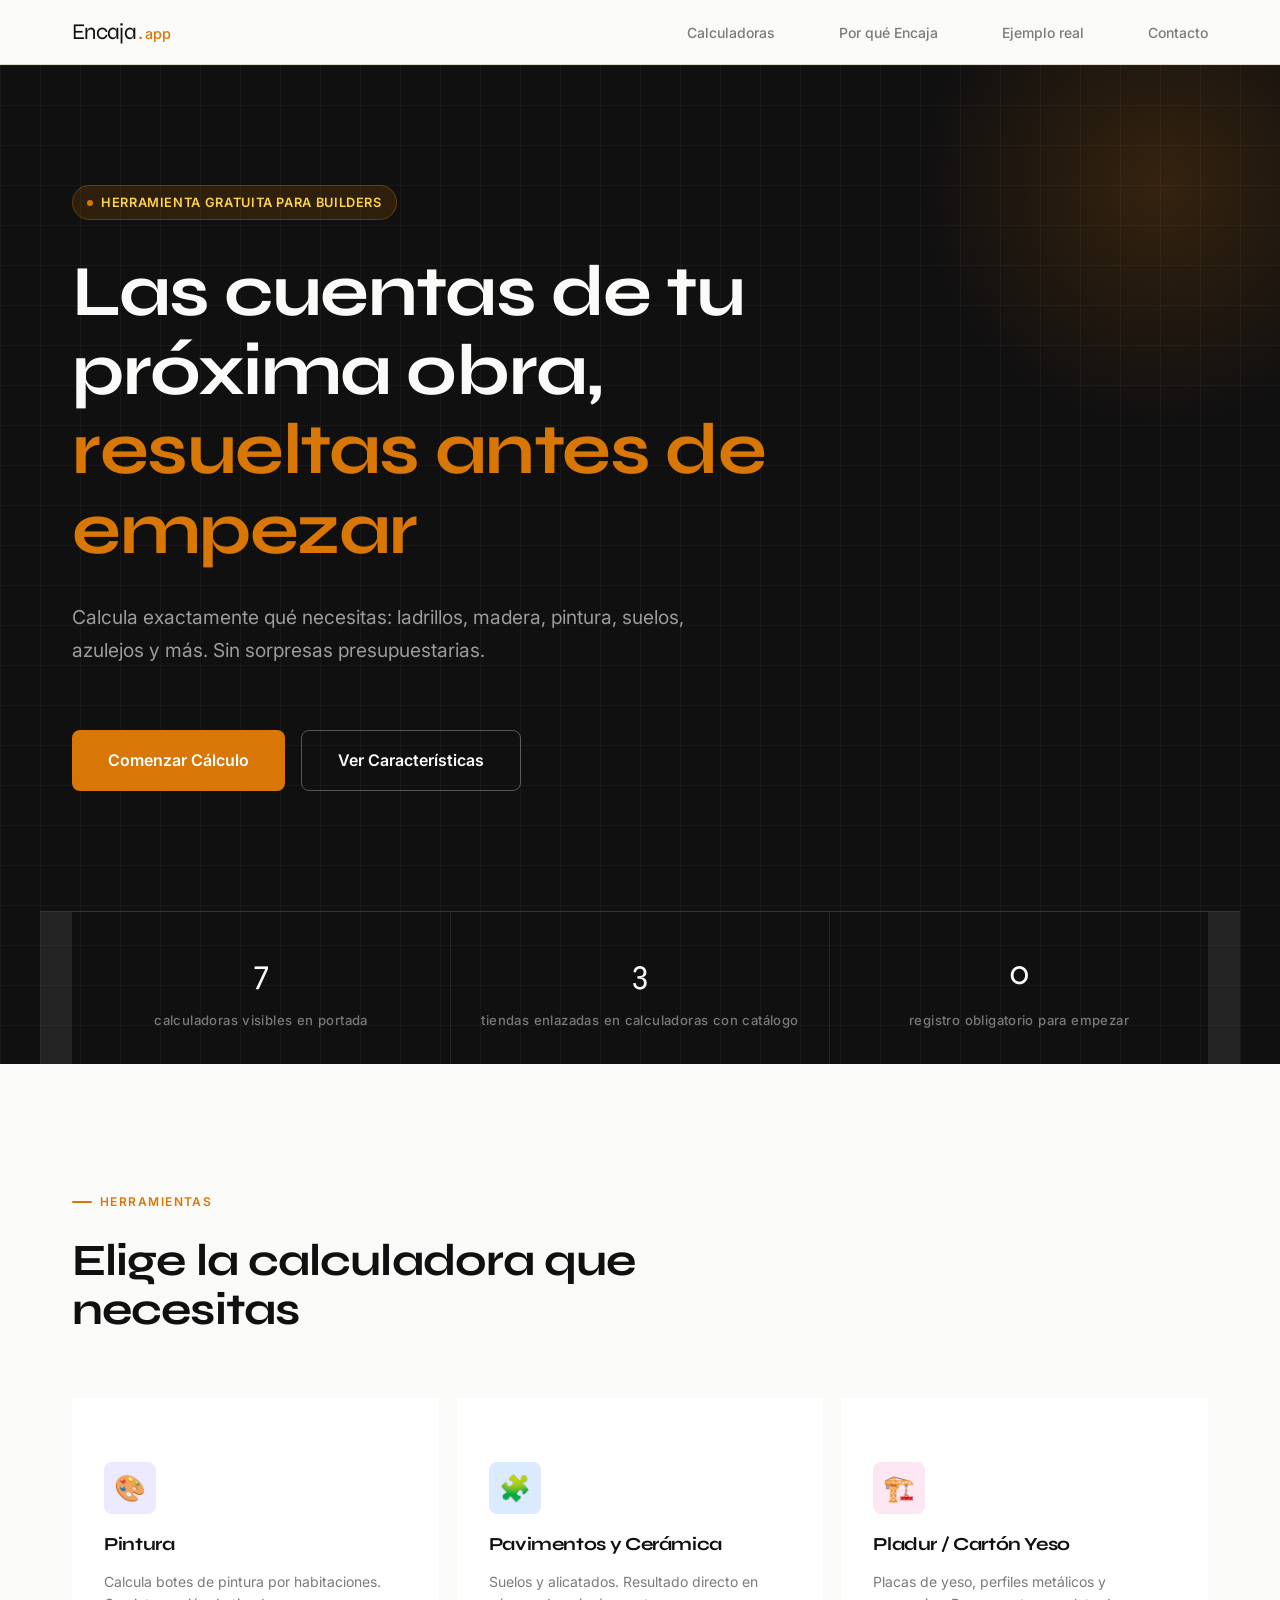
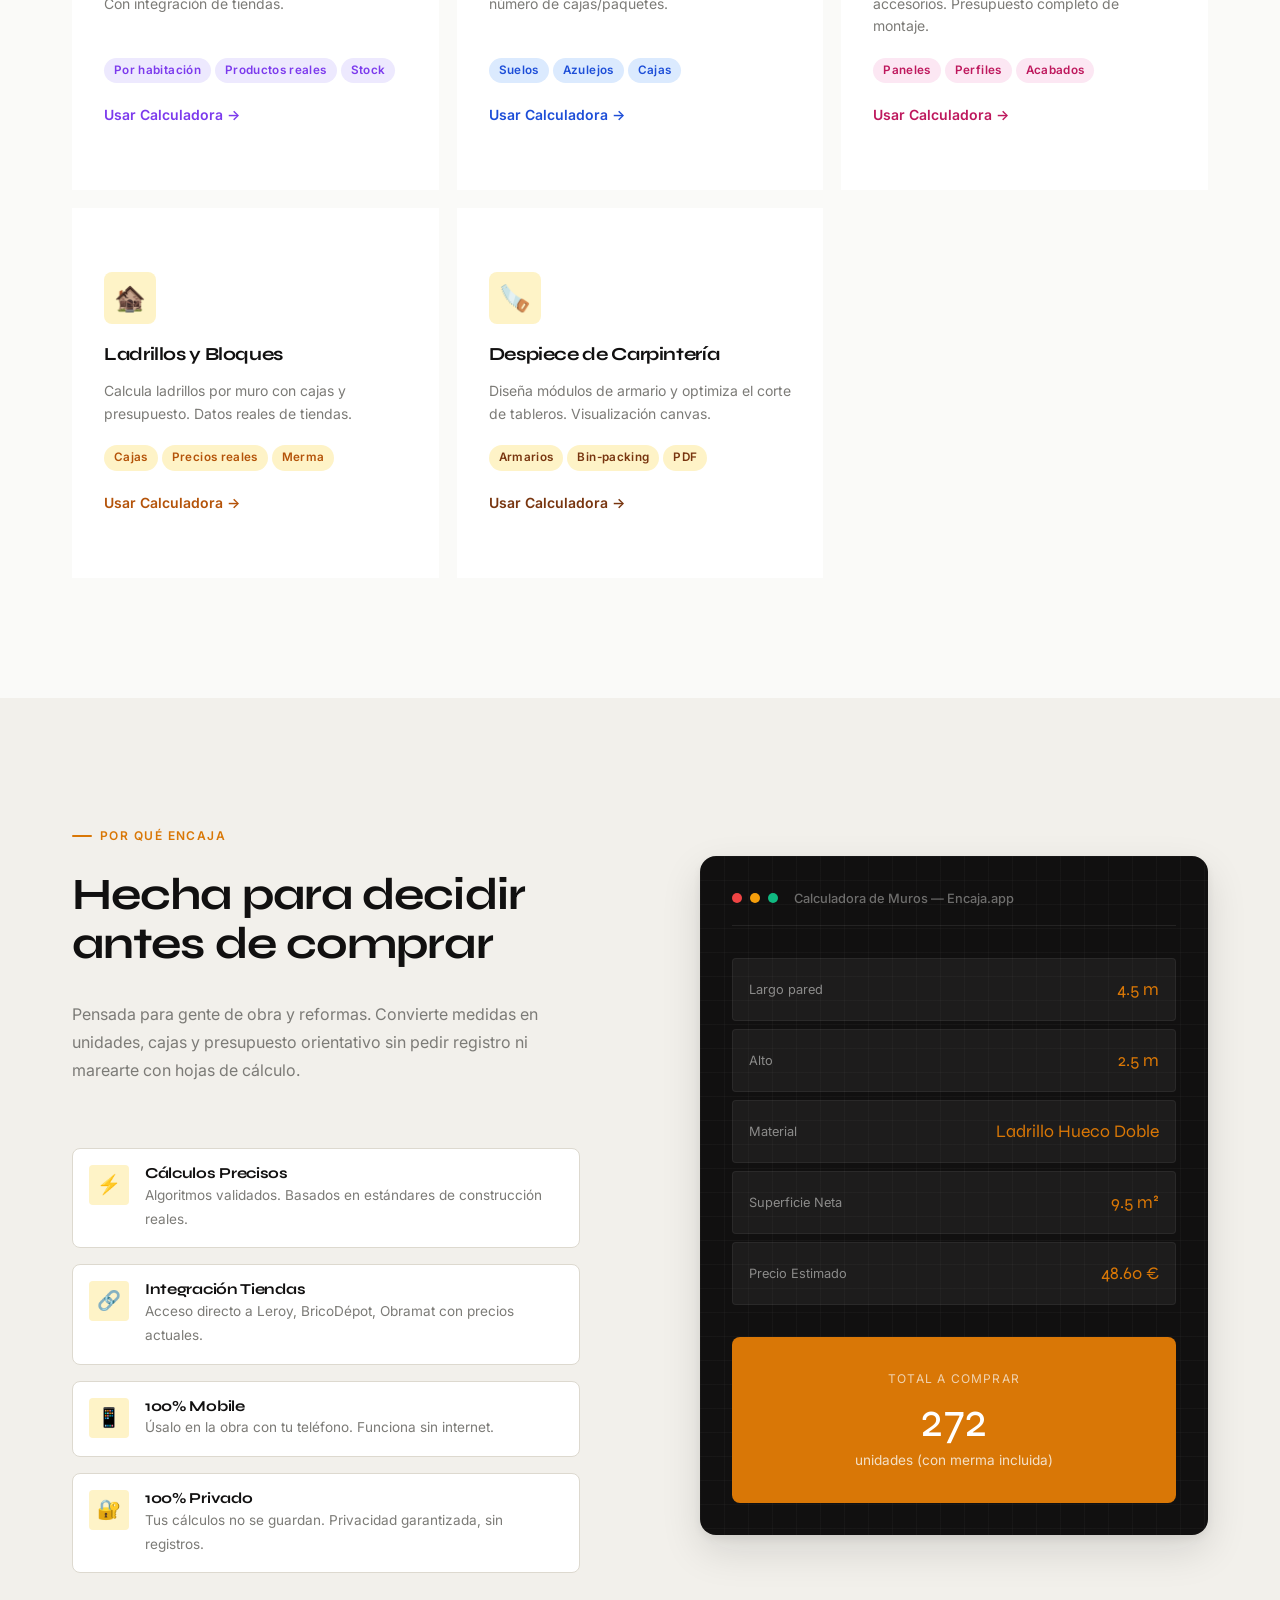
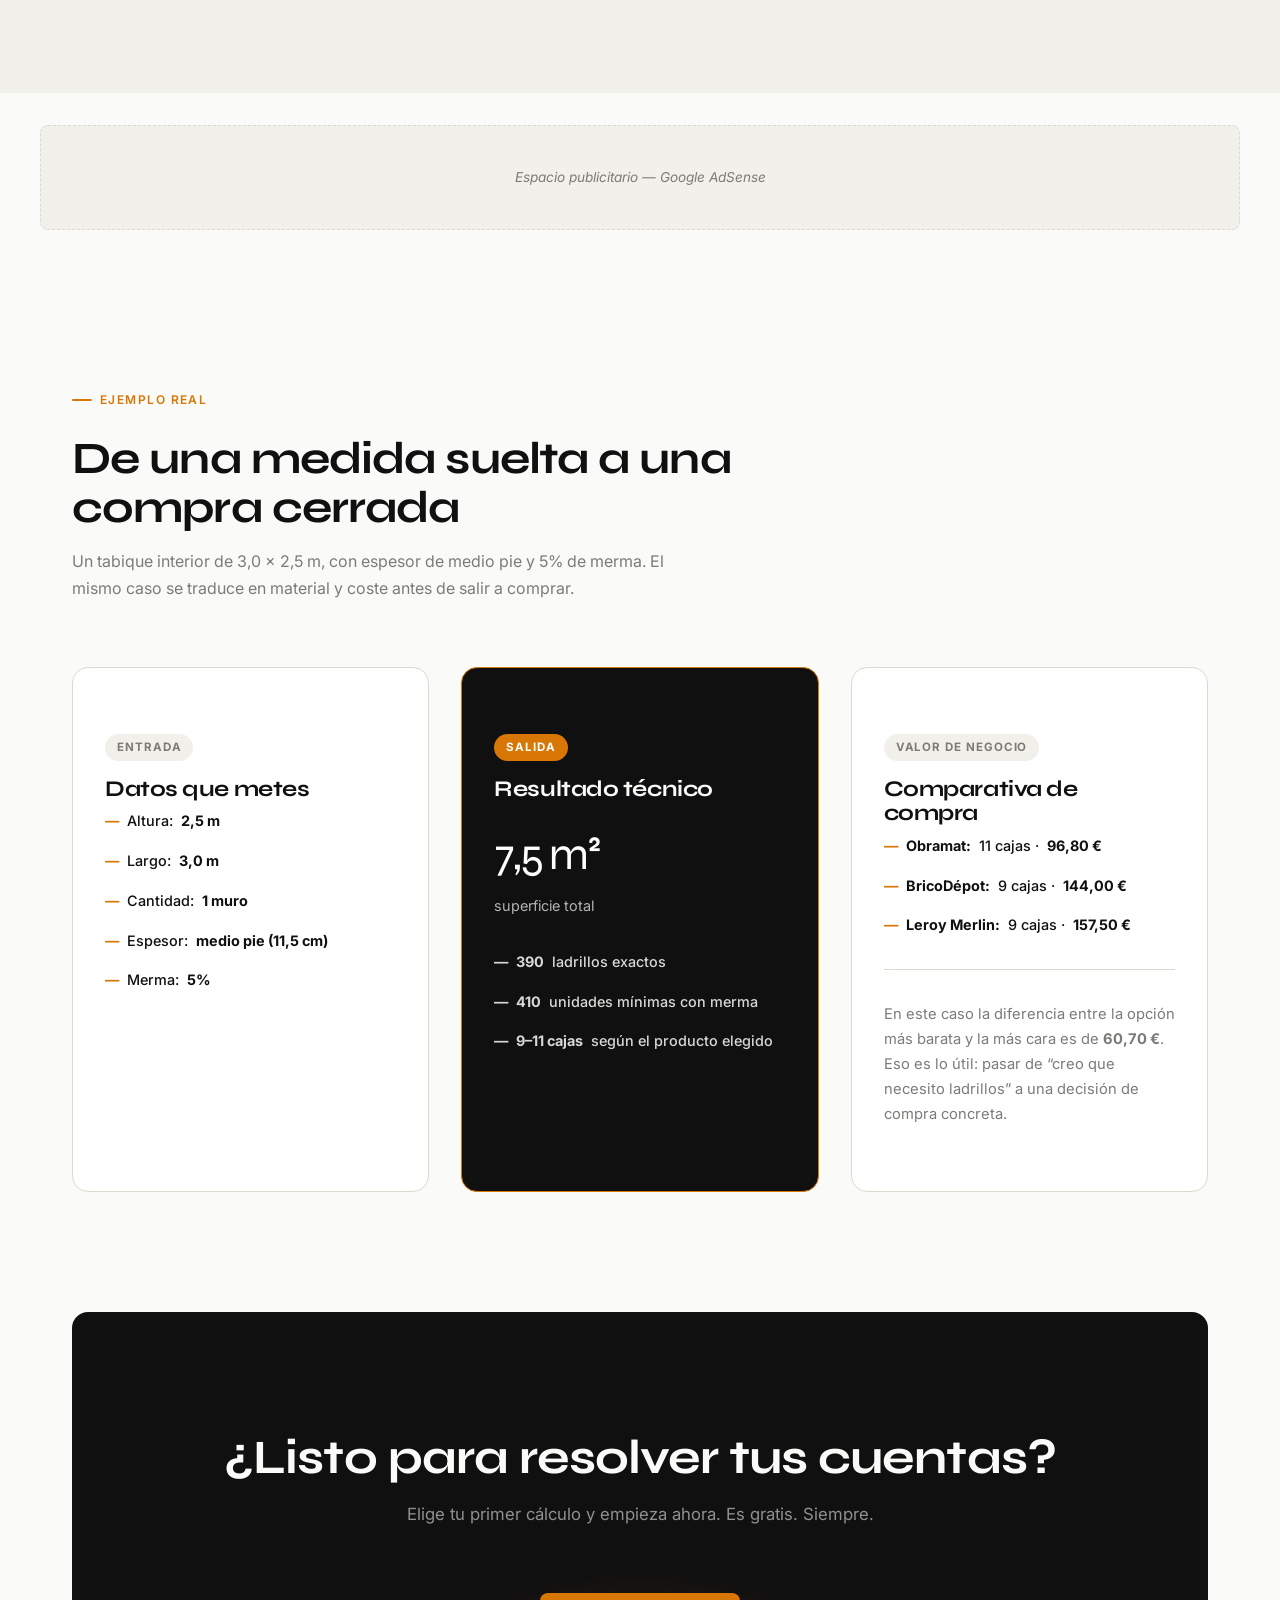
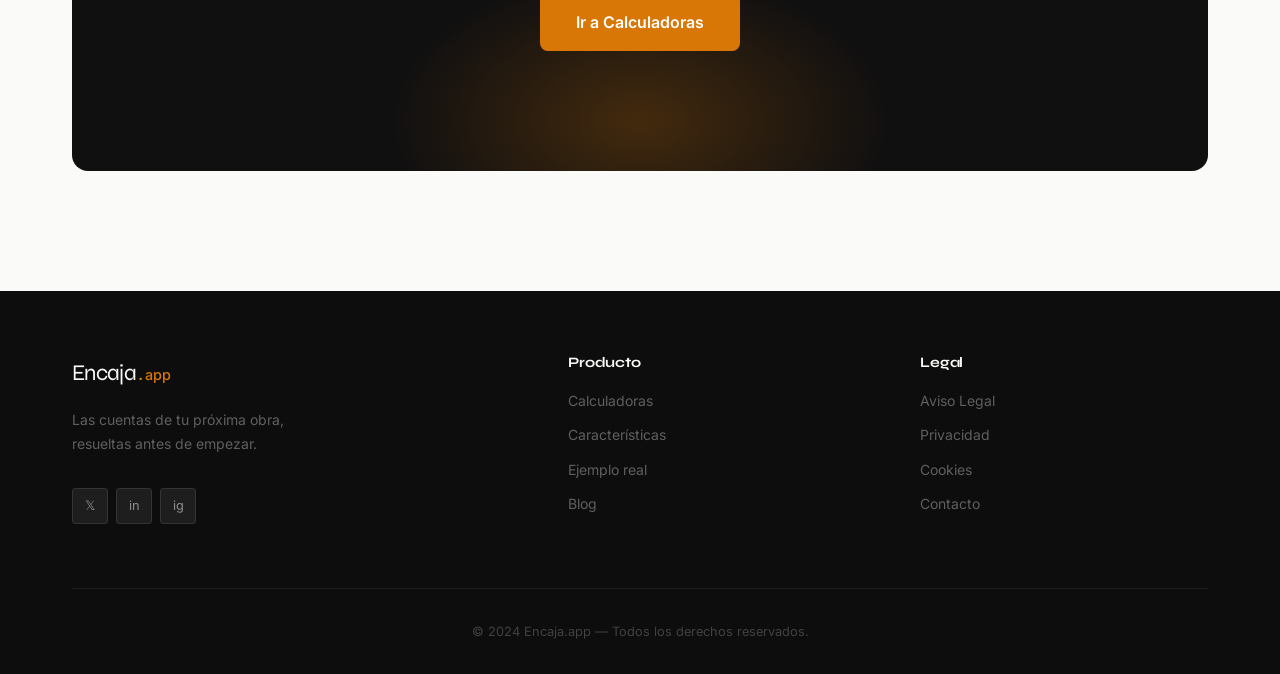
<file: index.html>
<!DOCTYPE html>
<html lang="es">
<head>
    <meta charset="UTF-8">
    <meta name="viewport" content="width=device-width, initial-scale=1.0">
    <meta name="description" content="Encaja.app - Las cuentas de tu próxima obra, resueltas antes de empezar. Calcula ladrillos, madera, pintura, suelos y más.">
    <title>Encaja.app - Calculadoras de Construcción</title>
    <link rel="canonical" href="https://robertoalmela.github.io/encaja-app/">
    <meta property="og:type" content="website">
    <meta property="og:title" content="Encaja.app — Calculadoras de construcción">
    <meta property="og:description" content="Las cuentas de tu próxima obra, resueltas antes de empezar: pintura, ladrillos, pavimentos, pladur y despiece de tableros.">
    <meta property="og:url" content="https://robertoalmela.github.io/encaja-app/">
    <meta property="og:locale" content="es_ES">
    <script type="application/ld+json">
    {
      "@context": "https://schema.org",
      "@type": "WebApplication",
      "name": "Encaja.app",
      "url": "https://robertoalmela.github.io/encaja-app/",
      "applicationCategory": "UtilitiesApplication",
      "description": "Calculadoras de materiales de construcción: pintura, ladrillos, pavimentos, pladur y despiece de tableros.",
      "inLanguage": "es",
      "offers": {"@type": "Offer", "price": "0", "priceCurrency": "EUR"}
    }
    </script>

    <!-- Fuentes: Syne (display) + Inter (body) -->
    <link rel="preconnect" href="https://fonts.googleapis.com">
    <link rel="preconnect" href="https://fonts.gstatic.com" crossorigin>
    <link href="https://fonts.googleapis.com/css2?family=Syne:wght@700;800&family=Inter:wght@300;400;500;600&display=swap" rel="stylesheet">

    <style>
    /* ====================================================
       VARIABLES & TOKENS
    ==================================================== */
    :root {
        /* Core palette */
        --ink:      #111010;
        --clay:     #D97706;   /* ámbar cálido — acento principal */
        --clay-light: #FEF3C7;
        --sage:     #065F46;   /* verde oscuro — acento secundario */
        --chalk:    #FAFAF8;   /* fondo cálido */
        --stone:    #F2F0EB;   /* alternancia de secciones */
        --mist:     #DDD9CF;   /* bordes */
        --dust:     #7C7B77;   /* texto secundario */

        /* Colores únicos por calculadora */
        --c-muros:       #B45309;
        --c-pintura:     #7C3AED;
        --c-madera:      #065F46;
        --c-pavimentos:  #1D4ED8;
        --c-pladur:      #BE185D;

        /* Tipografía */
        --font-display: 'Syne', sans-serif;
        --font-body:    'Inter', sans-serif;

        /* Espaciado base */
        --space-xs: 4px;
        --space-sm: 8px;
        --space-md: 16px;
        --space-lg: 32px;
        --space-xl: 64px;
        --space-2xl: 120px;

        /* Border radius */
        --radius-sm:  4px;
        --radius-md:  8px;
        --radius-lg: 16px;

        /* Sombras */
        --shadow-sm: 0 1px 3px rgba(17,16,16,.08), 0 1px 2px rgba(17,16,16,.04);
        --shadow-md: 0 4px 12px rgba(17,16,16,.10), 0 2px 4px rgba(17,16,16,.06);
        --shadow-lg: 0 16px 40px rgba(17,16,16,.12), 0 4px 8px rgba(17,16,16,.06);

        /* Transiciones */
        --ease: cubic-bezier(.16,1,.3,1);
        --duration: 300ms;
    }

    /* ====================================================
       RESET
    ==================================================== */
    *, *::before, *::after { box-sizing: border-box; margin: 0; padding: 0; }

    html { scroll-behavior: smooth; font-size: 16px; }

    body {
        font-family: var(--font-body);
        background: var(--chalk);
        color: var(--ink);
        line-height: 1.65;
        -webkit-font-smoothing: antialiased;
    }

    img { display: block; max-width: 100%; }

    a { color: inherit; }

    h1, h2, h3, h4 {
        font-family: var(--font-display);
        line-height: 1.1;
        letter-spacing: -0.02em;
    }

    p { color: var(--dust); }

    /* ====================================================
       UTILIDADES
    ==================================================== */
    .container {
        width: min(1200px, 100%);
        margin-inline: auto;
        padding-inline: var(--space-lg);
    }

    @media (max-width: 768px) {
        .container { padding-inline: var(--space-md); }
    }

    .section-label {
        display: inline-flex;
        align-items: center;
        gap: var(--space-sm);
        font-size: .75rem;
        font-weight: 600;
        letter-spacing: .12em;
        text-transform: uppercase;
        color: var(--clay);
        margin-bottom: var(--space-md);
    }

    .section-label::before {
        content: '';
        display: block;
        width: 20px;
        height: 2px;
        background: var(--clay);
        border-radius: 2px;
    }

    /* ====================================================
       BOTONES
    ==================================================== */
    .btn {
        display: inline-flex;
        align-items: center;
        justify-content: center;
        gap: var(--space-sm);
        padding: 14px 28px;
        border-radius: var(--radius-md);
        font-family: var(--font-body);
        font-size: .95rem;
        font-weight: 600;
        text-decoration: none;
        border: none;
        cursor: pointer;
        transition: transform var(--duration) var(--ease),
                    box-shadow var(--duration) var(--ease),
                    background var(--duration) var(--ease);
        white-space: nowrap;
    }

    .btn-primary {
        background: var(--clay);
        color: white;
    }

    .btn-primary:hover {
        background: #B45309;
        transform: translateY(-2px);
        box-shadow: 0 8px 24px rgba(217,119,6,.35);
    }

    .btn-ghost {
        background: transparent;
        color: var(--chalk);
        border: 1.5px solid rgba(250,250,248,.3);
    }

    .btn-ghost:hover {
        background: rgba(250,250,248,.10);
        border-color: rgba(250,250,248,.6);
    }

    .btn-outline {
        background: white;
        color: var(--ink);
        border: 1.5px solid var(--mist);
    }

    .btn-outline:hover {
        border-color: var(--clay);
        color: var(--clay);
    }

    .btn-lg {
        padding: 16px 36px;
        font-size: 1rem;
    }

    .btn:disabled {
        opacity: .45;
        cursor: not-allowed;
        pointer-events: none;
    }

    /* ====================================================
       NAVBAR
    ==================================================== */
    .navbar {
        position: sticky;
        top: 0;
        z-index: 100;
        background: rgba(250,250,248,.95);
        backdrop-filter: blur(12px);
        border-bottom: 1px solid var(--mist);
    }

    .nav-inner {
        display: flex;
        align-items: center;
        justify-content: space-between;
        height: 64px;
    }

    .logo {
        display: flex;
        align-items: baseline;
        gap: 2px;
        text-decoration: none;
    }

    .logo-main {
        font-family: var(--font-display);
        font-size: 1.4rem;
        color: var(--ink);
        letter-spacing: -.03em;
    }

    .logo-dot {
        font-family: var(--font-display);
        font-size: 1.4rem;
        color: var(--clay);
    }

    .logo-ext {
        font-family: var(--font-body);
        font-size: .9rem;
        font-weight: 500;
        color: var(--clay);
    }

    .nav-links {
        display: flex;
        list-style: none;
        gap: var(--space-xl);
    }

    .nav-links a {
        text-decoration: none;
        font-size: .875rem;
        font-weight: 500;
        color: var(--dust);
        transition: color var(--duration);
    }

    .nav-links a:hover { color: var(--ink); }

    @media (max-width: 768px) {
        .nav-links { gap: var(--space-lg); }
        .nav-links a { font-size: .8rem; }
    }

    @media (max-width: 480px) {
        .nav-links { display: none; }
    }

    /* ====================================================
       HERO
    ==================================================== */
    .hero {
        background: var(--ink);
        color: var(--chalk);
        padding-top: var(--space-2xl);
        padding-bottom: 0;
        overflow: hidden;
        position: relative;
    }

    /* Patrón de cuadrícula de obra */
    .hero::before {
        content: '';
        position: absolute;
        inset: 0;
        background-image:
            linear-gradient(rgba(250,250,248,.04) 1px, transparent 1px),
            linear-gradient(90deg, rgba(250,250,248,.04) 1px, transparent 1px);
        background-size: 40px 40px;
        pointer-events: none;
    }

    /* Acento de color cálido en esquina */
    .hero::after {
        content: '';
        position: absolute;
        top: -120px;
        right: -120px;
        width: 480px;
        height: 480px;
        background: radial-gradient(circle, rgba(217,119,6,.18) 0%, transparent 70%);
        pointer-events: none;
    }

    .hero-inner {
        position: relative;
        z-index: 1;
    }

    .hero-tag {
        display: inline-flex;
        align-items: center;
        gap: var(--space-sm);
        background: rgba(217,119,6,.15);
        border: 1px solid rgba(217,119,6,.30);
        border-radius: 100px;
        padding: 6px 14px;
        font-size: .8rem;
        font-weight: 600;
        color: #FCD34D;
        letter-spacing: .05em;
        text-transform: uppercase;
        margin-bottom: var(--space-lg);
    }

    .hero-tag::before {
        content: '';
        display: block;
        width: 6px;
        height: 6px;
        background: var(--clay);
        border-radius: 50%;
    }

    .hero-title {
        font-size: clamp(2.4rem, 6vw, 4.5rem);
        color: var(--chalk);
        max-width: 14ch;
        margin-bottom: var(--space-lg);
    }

    .hero-title em {
        font-style: normal;
        color: var(--clay);
    }

    .hero-subtitle {
        font-size: clamp(1rem, 2vw, 1.2rem);
        color: rgba(250,250,248,.6);
        max-width: 52ch;
        font-weight: 400;
        margin-bottom: var(--space-xl);
        line-height: 1.7;
    }

    .hero-cta {
        display: flex;
        gap: var(--space-md);
        flex-wrap: wrap;
    }

    .hero-bottom {
        margin-top: var(--space-2xl);
        border-top: 1px solid rgba(250,250,248,.08);
        display: grid;
        grid-template-columns: repeat(3, 1fr);
        gap: 1px;
        background: rgba(250,250,248,.08);
    }

    .hero-stat {
        padding: var(--space-lg) 0;
        text-align: center;
        background: var(--ink);
    }

    .hero-stat-num {
        font-family: var(--font-display);
        font-size: 2.2rem;
        color: var(--chalk);
        display: block;
        margin-bottom: var(--space-xs);
    }

    .hero-stat-num span {
        color: var(--clay);
    }

    .hero-stat-label {
        font-size: .82rem;
        color: rgba(250,250,248,.45);
        font-weight: 500;
        letter-spacing: .03em;
    }

    @media (max-width: 768px) {
        .hero { padding-top: var(--space-xl); }
        .hero-bottom { grid-template-columns: 1fr; }
        .hero-stat { padding: var(--space-md); }
        .hero-cta { flex-direction: column; }
        .hero-cta .btn { width: 100%; justify-content: center; }
    }

    /* ====================================================
       CALCULADORAS SECTION
    ==================================================== */
    .section-calculadoras {
        padding-top: var(--space-2xl);
        padding-bottom: var(--space-2xl);
    }

    .section-head {
        margin-bottom: var(--space-xl);
    }

    .section-head h2 {
        font-size: clamp(1.8rem, 4vw, 2.8rem);
        color: var(--ink);
        margin-top: var(--space-sm);
        max-width: 22ch;
    }

    .calc-grid {
        display: grid;
        grid-template-columns: repeat(3, minmax(0, 1fr));
        gap: 18px;
        align-items: stretch;
    }

    @media (max-width: 1100px) {
        .calc-grid { grid-template-columns: repeat(2, minmax(0, 1fr)); }
    }

    @media (max-width: 480px) {
        .calc-grid { grid-template-columns: 1fr; }
    }

    .calc-card {
        background: white;
        padding: var(--space-xl) var(--space-lg);
        text-decoration: none;
        color: inherit;
        display: flex;
        flex-direction: column;
        gap: var(--space-md);
        position: relative;
        transition: background var(--duration) var(--ease), transform var(--duration) var(--ease);
        overflow: hidden;
    }

    /* Barra lateral coloreada */
    .calc-card::before {
        content: '';
        position: absolute;
        left: 0;
        top: var(--space-lg);
        bottom: var(--space-lg);
        width: 3px;
        border-radius: 0 2px 2px 0;
        background: var(--card-color, var(--clay));
        opacity: 0;
        transition: opacity var(--duration) var(--ease), top var(--duration) var(--ease), bottom var(--duration) var(--ease);
    }

    .calc-card:hover { background: var(--chalk); }
    .calc-card:hover::before { opacity: 1; }

    .calc-card-icon {
        width: 52px;
        height: 52px;
        border-radius: var(--radius-md);
        display: flex;
        align-items: center;
        justify-content: center;
        font-size: 1.6rem;
        background: var(--card-bg, #FEF3C7);
        margin-bottom: var(--space-xs);
        transition: transform var(--duration) var(--ease);
    }

    .calc-card:hover .calc-card-icon {
        transform: scale(1.08);
    }

    .calc-card h3 {
        font-size: 1.15rem;
        color: var(--ink);
        font-family: var(--font-display);
    }

    .calc-card p {
        font-size: .875rem;
        line-height: 1.6;
        flex: 1;
    }

    .calc-tags {
        display: flex;
        flex-wrap: wrap;
        gap: var(--space-xs);
        margin-top: var(--space-xs);
    }

    .calc-tag {
        font-size: .73rem;
        font-weight: 600;
        padding: 3px 10px;
        border-radius: 100px;
        color: var(--card-color, var(--clay));
        background: var(--card-bg, #FEF3C7);
        letter-spacing: .03em;
    }

    .calc-cta {
        display: flex;
        align-items: center;
        gap: var(--space-xs);
        font-size: .875rem;
        font-weight: 600;
        color: var(--card-color, var(--clay));
        margin-top: var(--space-xs);
        transition: gap var(--duration) var(--ease);
    }

    .calc-card:hover .calc-cta { gap: var(--space-sm); }

    .calc-cta::after {
        content: '→';
        transition: transform var(--duration) var(--ease);
    }

    /* Colores individuales por calculadora */
    .calc-muros {
        --card-color: var(--c-muros);
        --card-bg: #FEF3C7;
    }

    .calc-pintura {
        --card-color: var(--c-pintura);
        --card-bg: #EDE9FE;
    }

    .calc-madera {
        --card-color: var(--c-madera);
        --card-bg: #D1FAE5;
    }

    .calc-pavimentos {
        --card-color: var(--c-pavimentos);
        --card-bg: #DBEAFE;
    }

    .calc-pladur {
        --card-color: var(--c-pladur);
        --card-bg: #FCE7F3;
    }

    .calc-depiece {
        --card-color: #78350F;
        --card-bg: #FEF3C7;
    }

    /* ====================================================
       FEATURES SECTION
    ==================================================== */
    .section-features {
        background: var(--stone);
        padding-top: var(--space-2xl);
        padding-bottom: var(--space-2xl);
    }

    .features-layout {
        display: grid;
        grid-template-columns: 1fr 1fr;
        gap: var(--space-2xl);
        align-items: center;
    }

    @media (max-width: 768px) {
        .features-layout {
            grid-template-columns: 1fr;
            gap: var(--space-xl);
        }
    }

    .features-copy h2 {
        font-size: clamp(1.8rem, 4vw, 2.8rem);
        color: var(--ink);
        margin-top: var(--space-sm);
        margin-bottom: var(--space-lg);
    }

    .features-copy p {
        font-size: 1rem;
        line-height: 1.75;
        margin-bottom: var(--space-xl);
    }

    .features-list {
        display: flex;
        flex-direction: column;
        gap: var(--space-md);
    }

    .feature-item {
        display: flex;
        gap: var(--space-md);
        align-items: flex-start;
        padding: var(--space-md);
        background: white;
        border-radius: var(--radius-md);
        border: 1px solid var(--mist);
        transition: box-shadow var(--duration) var(--ease), transform var(--duration) var(--ease);
    }

    .feature-item:hover {
        box-shadow: var(--shadow-md);
        transform: translateX(4px);
    }

    .feature-ico {
        width: 40px;
        height: 40px;
        min-width: 40px;
        border-radius: var(--radius-sm);
        background: var(--clay-light);
        display: flex;
        align-items: center;
        justify-content: center;
        font-size: 1.2rem;
    }

    .feature-text h4 {
        font-size: .95rem;
        color: var(--ink);
        margin-bottom: 2px;
    }

    .feature-text p {
        font-size: .85rem;
        margin: 0;
    }

    /* Panel de mockup derecho */
    .features-visual {
        background: var(--ink);
        border-radius: var(--radius-lg);
        padding: var(--space-lg);
        color: var(--chalk);
        box-shadow: var(--shadow-lg);
        position: relative;
        overflow: hidden;
    }

    .features-visual::before {
        content: '';
        position: absolute;
        inset: 0;
        background-image:
            linear-gradient(rgba(250,250,248,.03) 1px, transparent 1px),
            linear-gradient(90deg, rgba(250,250,248,.03) 1px, transparent 1px);
        background-size: 24px 24px;
    }

    .mockup-header {
        position: relative;
        z-index: 1;
        display: flex;
        align-items: center;
        gap: var(--space-sm);
        margin-bottom: var(--space-lg);
        padding-bottom: var(--space-md);
        border-bottom: 1px solid rgba(250,250,248,.08);
    }

    .mockup-dot {
        width: 10px;
        height: 10px;
        border-radius: 50%;
    }

    .mockup-title {
        font-size: .8rem;
        color: rgba(250,250,248,.4);
        font-weight: 500;
        margin-left: var(--space-sm);
    }

    .mockup-row {
        position: relative;
        z-index: 1;
        display: flex;
        justify-content: space-between;
        align-items: center;
        padding: var(--space-md);
        background: rgba(250,250,248,.05);
        border-radius: var(--radius-sm);
        margin-bottom: var(--space-sm);
        border: 1px solid rgba(250,250,248,.06);
    }

    .mockup-row-label {
        font-size: .8rem;
        color: rgba(250,250,248,.5);
    }

    .mockup-row-val {
        font-family: var(--font-display);
        font-size: 1.1rem;
        color: var(--clay);
    }

    .mockup-result {
        position: relative;
        z-index: 1;
        margin-top: var(--space-lg);
        background: var(--clay);
        border-radius: var(--radius-md);
        padding: var(--space-lg);
        text-align: center;
    }

    .mockup-result-label {
        font-size: .75rem;
        letter-spacing: .1em;
        text-transform: uppercase;
        color: rgba(250,250,248,.7);
        margin-bottom: var(--space-sm);
    }

    .mockup-result-num {
        font-family: var(--font-display);
        font-size: 3rem;
        color: white;
        line-height: 1;
    }

    .mockup-result-unit {
        font-size: .85rem;
        color: rgba(250,250,248,.8);
        margin-top: var(--space-xs);
    }

    /* ====================================================
       AD SECTION
    ==================================================== */
    .ad-section {
        padding: var(--space-lg) 0;
    }

    .ad-placeholder {
        background: var(--stone);
        border: 1px dashed var(--mist);
        border-radius: var(--radius-md);
        padding: 40px 20px;
        text-align: center;
    }

    .ad-text {
        color: var(--dust);
        font-size: .85rem;
        font-style: italic;
    }

    .section-intro {
        max-width: 62ch;
        color: var(--dust);
        font-size: 1rem;
        margin-top: var(--space-md);
        line-height: 1.7;
    }

    /* ====================================================
       EXAMPLE SECTION
    ==================================================== */
    .section-example {
        padding-top: var(--space-2xl);
        padding-bottom: var(--space-2xl);
    }

    .example-grid {
        display: grid;
        grid-template-columns: repeat(3, 1fr);
        gap: var(--space-lg);
        margin-top: var(--space-xl);
    }

    @media (max-width: 1024px) {
        .example-grid { grid-template-columns: repeat(2, 1fr); }
    }

    @media (max-width: 768px) {
        .example-grid { grid-template-columns: 1fr; }
    }

    .example-card {
        background: white;
        border: 1.5px solid var(--mist);
        border-radius: var(--radius-lg);
        padding: var(--space-xl) var(--space-lg);
        position: relative;
        transition: box-shadow var(--duration) var(--ease), transform var(--duration) var(--ease);
    }

    .example-card:hover {
        box-shadow: var(--shadow-md);
        transform: translateY(-4px);
    }

    .example-card-output {
        border-color: var(--clay);
        background: var(--ink);
        color: var(--chalk);
    }

    .example-badge {
        display: inline-block;
        font-size: .72rem;
        font-weight: 700;
        letter-spacing: .08em;
        text-transform: uppercase;
        padding: 4px 12px;
        border-radius: 100px;
        margin-bottom: var(--space-md);
    }

    .example-card-output .example-badge {
        background: var(--clay);
        color: white;
    }

    .example-card:not(.example-card-output) .example-badge {
        background: var(--stone);
        color: var(--dust);
    }

    .example-card h3 {
        font-size: 1.4rem;
        margin-bottom: var(--space-sm);
        color: inherit;
    }

    .example-card-output h3 { color: var(--chalk); }

    .example-metric {
        font-family: var(--font-display);
        font-size: 2.8rem;
        line-height: 1;
        letter-spacing: -.04em;
        margin: var(--space-lg) 0;
        color: var(--clay);
    }

    .example-card-output .example-metric {
        color: white;
    }

    .example-metric-label {
        font-size: .9rem;
        color: var(--dust);
        margin-top: calc(var(--space-lg) * -0.5);
        margin-bottom: var(--space-lg);
    }

    .example-card-output .example-metric-label {
        color: rgba(250,250,248,.7);
    }

    .example-list {
        list-style: none;
        margin-bottom: 0;
        display: flex;
        flex-direction: column;
        gap: var(--space-md);
    }

    .example-list li {
        display: flex;
        gap: var(--space-sm);
        font-size: .9rem;
        color: var(--ink);
        font-weight: 500;
    }

    .example-card-output .example-list li { color: rgba(250,250,248,.85); }

    .example-list li::before {
        content: '—';
        color: var(--clay);
        font-weight: 700;
    }

    .example-card-output .example-list li::before {
        color: rgba(250,250,248,.85);
    }

    .example-note {
        margin-top: var(--space-lg);
        padding-top: var(--space-lg);
        border-top: 1px solid var(--mist);
        color: var(--dust);
        font-size: .92rem;
        line-height: 1.7;
    }

    .example-card-output .example-note {
        border-top-color: rgba(250,250,248,.12);
        color: rgba(250,250,248,.72);
    }

    /* ====================================================
       CTA SECTION
    ==================================================== */
    .section-cta {
        padding-top: 0;
        padding-bottom: var(--space-2xl);
    }

    .cta-inner {
        background: var(--ink);
        border-radius: var(--radius-lg);
        padding: var(--space-2xl) var(--space-xl);
        text-align: center;
        position: relative;
        overflow: hidden;
    }

    .cta-inner::before {
        content: '';
        position: absolute;
        bottom: -100px;
        left: 50%;
        transform: translateX(-50%);
        width: 500px;
        height: 300px;
        background: radial-gradient(ellipse, rgba(217,119,6,.25) 0%, transparent 70%);
        pointer-events: none;
    }

    .cta-inner h2 {
        font-size: clamp(1.8rem, 4vw, 3rem);
        color: var(--chalk);
        position: relative;
        z-index: 1;
        margin-bottom: var(--space-md);
    }

    .cta-inner p {
        color: rgba(250,250,248,.55);
        font-size: 1.05rem;
        margin-bottom: var(--space-xl);
        position: relative;
        z-index: 1;
    }

    .cta-inner .btn-primary { position: relative; z-index: 1; }

    /* ====================================================
       FOOTER
    ==================================================== */
    .footer {
        background: #0D0D0D;
        padding-top: var(--space-xl);
        padding-bottom: var(--space-lg);
    }

    .footer-grid {
        display: grid;
        grid-template-columns: 1.5fr 1fr 1fr;
        gap: var(--space-xl);
        padding-bottom: var(--space-xl);
        border-bottom: 1px solid rgba(250,250,248,.07);
        margin-bottom: var(--space-lg);
    }

    @media (max-width: 768px) {
        .footer-grid { grid-template-columns: 1fr 1fr; }
    }

    @media (max-width: 480px) {
        .footer-grid { grid-template-columns: 1fr; }
    }

    .footer-brand .logo-main { color: var(--chalk); }

    .footer-brand p {
        font-size: .875rem;
        color: rgba(250,250,248,.35);
        margin-top: var(--space-md);
        margin-bottom: var(--space-lg);
        line-height: 1.7;
        max-width: 28ch;
    }

    .social-links {
        display: flex;
        gap: var(--space-sm);
    }

    .social-links a {
        width: 36px;
        height: 36px;
        border-radius: var(--radius-sm);
        background: rgba(250,250,248,.07);
        border: 1px solid rgba(250,250,248,.1);
        display: flex;
        align-items: center;
        justify-content: center;
        font-size: .8rem;
        color: rgba(250,250,248,.5);
        text-decoration: none;
        transition: background var(--duration), color var(--duration);
    }

    .social-links a:hover {
        background: var(--clay);
        color: white;
        border-color: var(--clay);
    }

    .footer-col h4 {
        font-family: var(--font-display);
        font-size: .9rem;
        color: var(--chalk);
        margin-bottom: var(--space-md);
        letter-spacing: -.01em;
    }

    .footer-col ul { list-style: none; }

    .footer-col li + li { margin-top: var(--space-sm); }

    .footer-col a {
        text-decoration: none;
        font-size: .875rem;
        color: rgba(250,250,248,.35);
        transition: color var(--duration);
    }

    .footer-col a:hover { color: rgba(250,250,248,.8); }

    .footer-bottom {
        display: flex;
        justify-content: center;
        align-items: center;
    }

    .footer-bottom p {
        font-size: .8rem;
        color: rgba(250,250,248,.22);
    }

    /* ====================================================
       PRINT
    ==================================================== */
    @media print {
        .navbar, .ad-section, .section-cta, .footer { display: none; }
    }

    </style>
</head>
<body>

    <!-- ====== NAVBAR ====== -->
    <header role="banner">
        <nav class="navbar" aria-label="Navegación principal">
            <div class="container nav-inner">
                <a href="#" class="logo" aria-label="Encaja.app inicio">
                    <span class="logo-main">Encaja</span><span class="logo-dot">.</span><span class="logo-ext">app</span>
                </a>
                <ul class="nav-links" role="list">
                    <li><a href="#calculadoras">Calculadoras</a></li>
                    <li><a href="#features">Por qué Encaja</a></li>
                    <li><a href="#ejemplo">Ejemplo real</a></li>
                    <li><a href="#contact">Contacto</a></li>
                </ul>
            </div>
        </nav>
    </header>

    <div class="app-container">

        <!-- ====== HERO ====== -->
        <section class="hero" aria-labelledby="hero-heading">
            <div class="container hero-inner">
                <div class="hero-tag">Herramienta gratuita para builders</div>

                <h1 class="hero-title" id="hero-heading">
                    Las cuentas de tu próxima obra,<br>
                    <em>resueltas antes de empezar</em>
                </h1>

                <p class="hero-subtitle">
                    Calcula exactamente qué necesitas: ladrillos, madera, pintura, suelos, azulejos y más.
                    Sin sorpresas presupuestarias.
                </p>

                <div class="hero-cta">
                    <a href="#calculadoras" class="btn btn-primary btn-lg">Comenzar Cálculo</a>
                    <a href="#features" class="btn btn-ghost btn-lg">Ver Características</a>
                </div>
            </div>

            <div class="hero-bottom container">
                <div class="hero-stat">
                    <span class="hero-stat-num">7</span>
                    <span class="hero-stat-label">calculadoras visibles en portada</span>
                </div>
                <div class="hero-stat">
                    <span class="hero-stat-num">3</span>
                    <span class="hero-stat-label">tiendas enlazadas en calculadoras con catálogo</span>
                </div>
                <div class="hero-stat">
                    <span class="hero-stat-num">0</span>
                    <span class="hero-stat-label">registro obligatorio para empezar</span>
                </div>
            </div>
        </section>

        <!-- ====== CALCULADORAS ====== -->
        <section class="section-calculadoras" id="calculadoras" aria-labelledby="calcs-heading">
            <div class="container">
                <div class="section-head">
                    <span class="section-label">Herramientas</span>
                    <h2 id="calcs-heading">Elige la calculadora que necesitas</h2>
                </div>

                <div class="calc-grid" role="list">

                    <!-- Pintura -->
                    <a href="calculadoras/pintura.html" class="calc-card calc-pintura" role="listitem" aria-label="Abrir calculadora de Pintura">
                        <div class="calc-card-icon" aria-hidden="true">🎨</div>
                        <h3>Pintura</h3>
                        <p>Calcula botes de pintura por habitaciones. Con integración de tiendas.</p>
                        <div class="calc-tags" aria-label="Características">
                            <span class="calc-tag">Por habitación</span>
                            <span class="calc-tag">Productos reales</span>
                            <span class="calc-tag">Stock</span>
                        </div>
                        <span class="calc-cta">Usar Calculadora</span>
                    </a>

                    <!-- Pavimentos -->
                    <a href="calculadoras/pavimentos.html" class="calc-card calc-pavimentos" role="listitem" aria-label="Abrir calculadora de Pavimentos y Cerámica">
                        <div class="calc-card-icon" aria-hidden="true">🧩</div>
                        <h3>Pavimentos y Cerámica</h3>
                        <p>Suelos y alicatados. Resultado directo en número de cajas/paquetes.</p>
                        <div class="calc-tags" aria-label="Características">
                            <span class="calc-tag">Suelos</span>
                            <span class="calc-tag">Azulejos</span>
                            <span class="calc-tag">Cajas</span>
                        </div>
                        <span class="calc-cta">Usar Calculadora</span>
                    </a>

                    <!-- Pladur / Cartón Yeso -->
                    <a href="calculadoras/pladur.html" class="calc-card calc-pladur" role="listitem" aria-label="Abrir calculadora de Pladur y Cartón Yeso">
                        <div class="calc-card-icon" aria-hidden="true">🏗️</div>
                        <h3>Pladur / Cartón Yeso</h3>
                        <p>Placas de yeso, perfiles metálicos y accesorios. Presupuesto completo de montaje.</p>
                        <div class="calc-tags" aria-label="Características">
                            <span class="calc-tag">Paneles</span>
                            <span class="calc-tag">Perfiles</span>
                            <span class="calc-tag">Acabados</span>
                        </div>
                        <span class="calc-cta">Usar Calculadora</span>
                    </a>

                    <!-- Ladrillos -->
                    <a href="calculadoras/ladrillos.html" class="calc-card calc-muros" role="listitem" aria-label="Abrir calculadora de Ladrillos">
                        <div class="calc-card-icon" aria-hidden="true">🏚️</div>
                        <h3>Ladrillos y Bloques</h3>
                        <p>Calcula ladrillos por muro con cajas y presupuesto. Datos reales de tiendas.</p>
                        <div class="calc-tags" aria-label="Características">
                            <span class="calc-tag">Cajas</span>
                            <span class="calc-tag">Precios reales</span>
                            <span class="calc-tag">Merma</span>
                        </div>
                        <span class="calc-cta">Usar Calculadora</span>
                    </a>

                    <!-- Despiece de Carpintería -->
                    <a href="calculadoras/despiece.html" class="calc-card calc-depiece" role="listitem" aria-label="Abrir calculadora de Despiece de Carpintería">
                        <div class="calc-card-icon" aria-hidden="true">🪚</div>
                        <h3>Despiece de Carpintería</h3>
                        <p>Diseña módulos de armario y optimiza el corte de tableros. Visualización canvas.</p>
                        <div class="calc-tags" aria-label="Características">
                            <span class="calc-tag">Armarios</span>
                            <span class="calc-tag">Bin-packing</span>
                            <span class="calc-tag">PDF</span>
                        </div>
                        <span class="calc-cta">Usar Calculadora</span>
                    </a>
                </div>
            </div>
        </section>

        <!-- ====== FEATURES ====== -->
        <section class="section-features" id="features" aria-labelledby="features-heading">
            <div class="container">
                <div class="features-layout">

                    <div class="features-copy">
                        <span class="section-label">Por qué Encaja</span>
                        <h2 id="features-heading">Hecha para decidir antes de comprar</h2>
                        <p>
                            Pensada para gente de obra y reformas. Convierte medidas en unidades,
                            cajas y presupuesto orientativo sin pedir registro ni marearte con hojas de cálculo.
                        </p>

                        <div class="features-list" role="list">
                            <div class="feature-item" role="listitem">
                                <div class="feature-ico" aria-hidden="true">⚡</div>
                                <div class="feature-text">
                                    <h4>Cálculos Precisos</h4>
                                    <p>Algoritmos validados. Basados en estándares de construcción reales.</p>
                                </div>
                            </div>
                            <div class="feature-item" role="listitem">
                                <div class="feature-ico" aria-hidden="true">🔗</div>
                                <div class="feature-text">
                                    <h4>Integración Tiendas</h4>
                                    <p>Acceso directo a Leroy, BricoDépot, Obramat con precios actuales.</p>
                                </div>
                            </div>
                            <div class="feature-item" role="listitem">
                                <div class="feature-ico" aria-hidden="true">📱</div>
                                <div class="feature-text">
                                    <h4>100% Mobile</h4>
                                    <p>Úsalo en la obra con tu teléfono. Funciona sin internet.</p>
                                </div>
                            </div>
                            <div class="feature-item" role="listitem">
                                <div class="feature-ico" aria-hidden="true">🔐</div>
                                <div class="feature-text">
                                    <h4>100% Privado</h4>
                                    <p>Tus cálculos no se guardan. Privacidad garantizada, sin registros.</p>
                                </div>
                            </div>
                        </div>
                    </div>

                    <!-- Mockup visual -->
                    <div class="features-visual" aria-hidden="true">
                        <div class="mockup-header">
                            <span class="mockup-dot" style="background:#EF4444"></span>
                            <span class="mockup-dot" style="background:#F59E0B"></span>
                            <span class="mockup-dot" style="background:#10B981"></span>
                            <span class="mockup-title">Calculadora de Muros — Encaja.app</span>
                        </div>

                        <div class="mockup-row">
                            <span class="mockup-row-label">Largo pared</span>
                            <span class="mockup-row-val">4.5 m</span>
                        </div>
                        <div class="mockup-row">
                            <span class="mockup-row-label">Alto</span>
                            <span class="mockup-row-val">2.5 m</span>
                        </div>
                        <div class="mockup-row">
                            <span class="mockup-row-label">Material</span>
                            <span class="mockup-row-val">Ladrillo Hueco Doble</span>
                        </div>
                        <div class="mockup-row">
                            <span class="mockup-row-label">Superficie Neta</span>
                            <span class="mockup-row-val">9.5 m²</span>
                        </div>
                        <div class="mockup-row">
                            <span class="mockup-row-label">Precio Estimado</span>
                            <span class="mockup-row-val">48.60 €</span>
                        </div>

                        <div class="mockup-result">
                            <div class="mockup-result-label">Total a Comprar</div>
                            <div class="mockup-result-num">272</div>
                            <div class="mockup-result-unit">unidades (con merma incluida)</div>
                        </div>
                    </div>

                </div>
            </div>
        </section>

        <!-- ====== ANUNCIO ====== -->
        <div class="ad-section container">
            <div class="ad-placeholder">
                <p class="ad-text">Espacio publicitario — Google AdSense</p>
            </div>
        </div>

        <!-- ====== EJEMPLO REAL ====== -->
        <section class="section-example" id="ejemplo" aria-labelledby="example-heading">
            <div class="container">
                <div class="section-head">
                    <span class="section-label">Ejemplo real</span>
                    <h2 id="example-heading">De una medida suelta a una compra cerrada</h2>
                    <p class="section-intro">
                        Un tabique interior de 3,0 × 2,5 m, con espesor de medio pie y 5% de merma.
                        El mismo caso se traduce en material y coste antes de salir a comprar.
                    </p>
                </div>

                <div class="example-grid">

                    <div class="example-card example-card-input">
                        <span class="example-badge">Entrada</span>
                        <h3>Datos que metes</h3>
                        <ul class="example-list" aria-label="Datos de entrada del cálculo">
                            <li>Altura: <strong>2,5 m</strong></li>
                            <li>Largo: <strong>3,0 m</strong></li>
                            <li>Cantidad: <strong>1 muro</strong></li>
                            <li>Espesor: <strong>medio pie (11,5 cm)</strong></li>
                            <li>Merma: <strong>5%</strong></li>
                        </ul>
                    </div>

                    <div class="example-card example-card-output">
                        <span class="example-badge">Salida</span>
                        <h3>Resultado técnico</h3>
                        <div class="example-metric">7,5 m²</div>
                        <p class="example-metric-label">superficie total</p>
                        <ul class="example-list" aria-label="Resultado técnico del cálculo">
                            <li><strong>390</strong> ladrillos exactos</li>
                            <li><strong>410</strong> unidades mínimas con merma</li>
                            <li><strong>9–11 cajas</strong> según el producto elegido</li>
                        </ul>
                    </div>

                    <div class="example-card example-card-business">
                        <span class="example-badge">Valor de negocio</span>
                        <h3>Comparativa de compra</h3>
                        <ul class="example-list" aria-label="Comparativa de compra entre tiendas">
                            <li><strong>Obramat:</strong> 11 cajas · <strong>96,80 €</strong></li>
                            <li><strong>BricoDépot:</strong> 9 cajas · <strong>144,00 €</strong></li>
                            <li><strong>Leroy Merlin:</strong> 9 cajas · <strong>157,50 €</strong></li>
                        </ul>
                        <p class="example-note">
                            En este caso la diferencia entre la opción más barata y la más cara es de <strong>60,70 €</strong>.
                            Eso es lo útil: pasar de “creo que necesito ladrillos” a una decisión de compra concreta.
                        </p>
                    </div>

                </div>
            </div>
        </section>

        <!-- ====== CTA ====== -->
        <section class="section-cta" aria-label="Llamada a la acción">
            <div class="container">
                <div class="cta-inner">
                    <h2>¿Listo para resolver tus cuentas?</h2>
                    <p>Elige tu primer cálculo y empieza ahora. Es gratis. Siempre.</p>
                    <a href="#calculadoras" class="btn btn-primary btn-lg">Ir a Calculadoras</a>
                </div>
            </div>
        </section>

        <!-- ====== FOOTER ====== -->
        <footer class="footer" id="contact" role="contentinfo">
            <div class="container">
                <div class="footer-grid">

                    <div class="footer-brand">
                        <a href="#" class="logo" aria-label="Encaja.app">
                            <span class="logo-main">Encaja</span><span class="logo-dot">.</span><span class="logo-ext">app</span>
                        </a>
                        <p>Las cuentas de tu próxima obra, resueltas antes de empezar.</p>
                        <div class="social-links" aria-label="Redes sociales">
                            <a href="#" aria-label="Twitter">𝕏</a>
                            <a href="#" aria-label="LinkedIn">in</a>
                            <a href="#" aria-label="Instagram">ig</a>
                        </div>
                    </div>

                    <div class="footer-col">
                        <h4>Producto</h4>
                        <ul>
                            <li><a href="#calculadoras">Calculadoras</a></li>
                            <li><a href="#features">Características</a></li>
                            <li><a href="#ejemplo">Ejemplo real</a></li>
                            <li><a href="#">Blog</a></li>
                        </ul>
                    </div>

                    <div class="footer-col">
                        <h4>Legal</h4>
                        <ul>
                            <li><a href="#">Aviso Legal</a></li>
                            <li><a href="#">Privacidad</a></li>
                            <li><a href="#">Cookies</a></li>
                            <li><a href="#">Contacto</a></li>
                        </ul>
                    </div>

                </div>

                <div class="footer-bottom">
                    <p>&copy; 2024 Encaja.app — Todos los derechos reservados.</p>
                </div>
            </div>
        </footer>

    </div>

    <script src="js/app.js"></script>
</body>
</html>
</file>
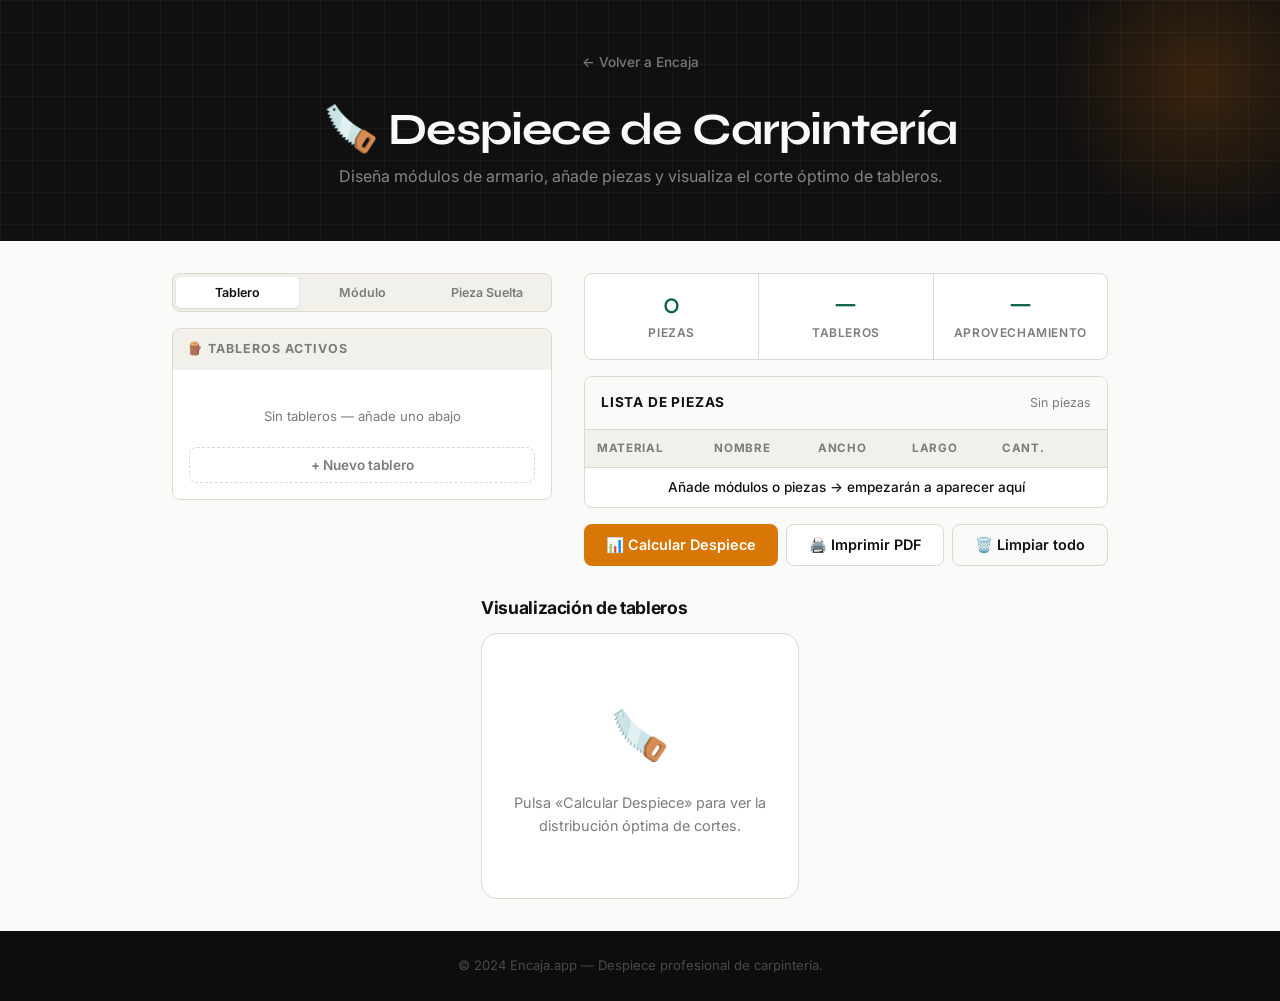
<file: calculadoras/depiece.html>
<!DOCTYPE html>
<html lang="es">
<head>
  <meta charset="UTF-8">
  <meta http-equiv="refresh" content="0; url=despiece.html">
  <link rel="canonical" href="despiece.html">
  <title>Redirigiendo a despiece.html</title>
  <script>window.location.replace("despiece.html");</script>
</head>
<body>
  <p>Redirigiendo a <a href="despiece.html">despiece.html</a>…</p>
</body>
</html>
</file>
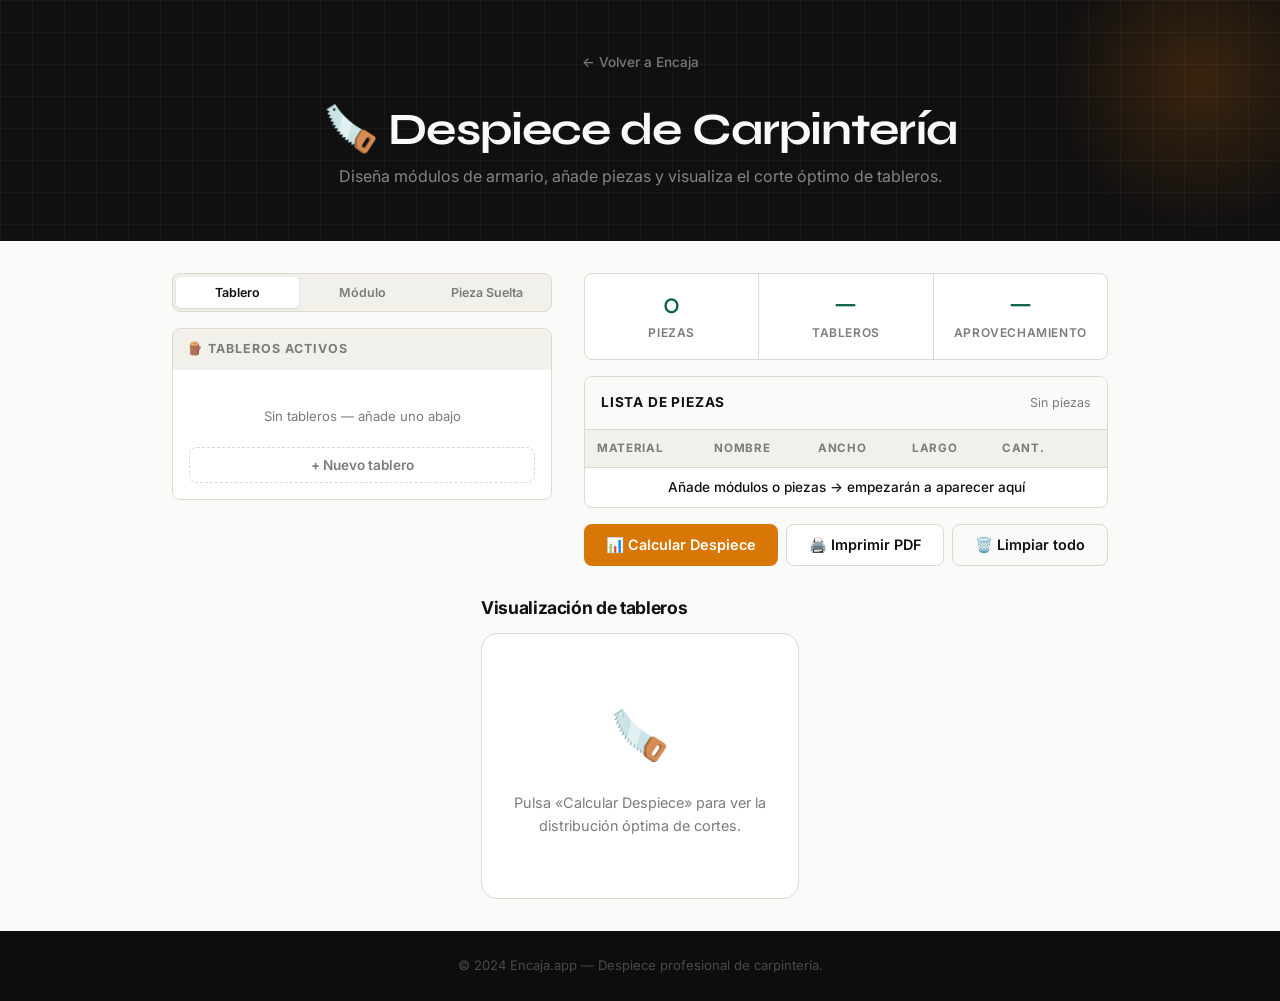
<file: calculadoras/despiece.html>
<!DOCTYPE html>
<html lang="es">
<head>
    <meta charset="UTF-8">
    <meta name="viewport" content="width=device-width, initial-scale=1.0">
    <meta name="description" content="Calculadora de Despiece de Carpintería - Encaja.app. Diseña armarios y visualiza el despiece de tableros.">
    <title>Despiece de Carpintería | Encaja.app</title>
    <link rel="preconnect" href="https://fonts.googleapis.com">
    <link rel="preconnect" href="https://fonts.gstatic.com" crossorigin>
    <link href="https://fonts.googleapis.com/css2?family=Syne:wght@700;800&family=Inter:wght@300;400;500;600&display=swap" rel="stylesheet">
    <link rel="stylesheet" href="../style.css">
    <style>
    /* ====================================================
       DEPIECE — Estilos propios
    ==================================================== */

    /* Layout principal: 2 columnas */
    .despiece-layout {
        display: grid;
        grid-template-columns: 380px 1fr;
        gap: var(--space-lg);
        max-width: 1400px;
        margin: var(--space-lg) auto;
        padding: 0 var(--space-lg);
        align-items: start;
    }

    @media (max-width: 1100px) {
        .despiece-layout {
            grid-template-columns: 1fr;
            padding: 0 var(--space-md);
        }
    }

    /* Sidebar tabs */
    .config-tabs {
        display: flex;
        gap: 2px;
        background: var(--stone);
        border-radius: var(--radius-md);
        padding: 3px;
        margin-bottom: var(--space-md);
        border: 1px solid var(--mist);
    }

    .config-tab {
        flex: 1;
        padding: 8px 6px;
        border: none;
        border-radius: calc(var(--radius-md) - 3px);
        background: transparent;
        font-family: var(--font-body);
        font-size: .78rem;
        font-weight: 600;
        color: var(--dust);
        cursor: pointer;
        transition: background var(--dur), color var(--dur);
        text-align: center;
    }

    .config-tab.active {
        background: var(--white);
        color: var(--ink);
        box-shadow: var(--shadow-sm);
    }

    .tab-panel { display: none; }
    .tab-panel.active { display: block; }

    /* Board config sections */
    .config-section {
        border: 1px solid var(--mist);
        border-radius: var(--radius-md);
        overflow: hidden;
        margin-bottom: var(--space-md);
    }

    .config-section-header {
        background: var(--stone);
        padding: 10px 14px;
        font-size: .78rem;
        font-weight: 700;
        text-transform: uppercase;
        letter-spacing: .08em;
        color: var(--dust);
        display: flex;
        align-items: center;
        gap: var(--space-sm);
    }

    .config-section-body {
        padding: var(--space-md);
        background: var(--white);
    }

    /* Material chips */
    .material-list { display: flex; flex-direction: column; gap: var(--space-sm); margin-top: var(--space-sm); }

    .material-chip {
        display: flex;
        align-items: center;
        justify-content: space-between;
        padding: 8px 12px;
        border: 1.5px solid var(--mist);
        border-radius: var(--radius-md);
        font-size: .85rem;
        font-weight: 500;
        cursor: pointer;
        transition: border-color var(--dur), background var(--dur);
        background: var(--chalk);
        gap: var(--space-sm);
    }

    .material-chip.active {
        border-color: var(--c-madera);
        background: #D1FAE5;
        color: var(--c-madera);
    }

    .material-chip-info {
        font-size: .75rem;
        color: var(--dust);
        font-weight: 400;
    }

    .material-chip.active .material-chip-info { color: var(--c-madera); }

    .chip-del {
        background: none;
        border: none;
        cursor: pointer;
        color: var(--dust);
        font-size: 1rem;
        line-height: 1;
        padding: 0 2px;
        transition: color var(--dur);
    }
    .chip-del:hover { color: var(--danger); }

    /* Input inline small */
    .input-sm input[type="number"],
    .input-sm input[type="text"],
    .input-sm select {
        padding: 7px 10px;
        font-size: .85rem;
    }

    /* Action buttons */
    .btn-add {
        display: flex;
        align-items: center;
        justify-content: center;
        gap: var(--space-sm);
        width: 100%;
        padding: 9px;
        border-radius: var(--radius-md);
        border: 1.5px dashed var(--mist);
        background: transparent;
        color: var(--dust);
        font-family: var(--font-body);
        font-size: .85rem;
        font-weight: 600;
        cursor: pointer;
        transition: border-color var(--dur), color var(--dur), background var(--dur);
        margin-top: var(--space-sm);
    }

    .btn-add:hover {
        border-color: var(--c-madera);
        color: var(--c-madera);
        background: #D1FAE5;
    }

    /* Columna derecha */
    .results-col {
        display: flex;
        flex-direction: column;
        gap: var(--space-md);
    }

    /* Stats strip */
    .stats-strip {
        display: grid;
        grid-template-columns: repeat(3, 1fr);
        gap: 1px;
        background: var(--mist);
        border: 1px solid var(--mist);
        border-radius: var(--radius-md);
        overflow: hidden;
    }

    .strip-stat {
        background: var(--white);
        padding: var(--space-md);
        text-align: center;
    }

    .strip-stat-val {
        font-family: var(--font-display);
        font-size: 1.8rem;
        color: var(--c-madera);
        line-height: 1;
        margin-bottom: var(--space-xs);
    }

    .strip-stat-label {
        font-size: .75rem;
        color: var(--dust);
        font-weight: 600;
        text-transform: uppercase;
        letter-spacing: .05em;
    }

    /* Parts table */
    .parts-wrapper {
        background: var(--white);
        border: 1px solid var(--mist);
        border-radius: var(--radius-md);
        overflow: hidden;
    }

    .parts-wrapper-header {
        display: flex;
        align-items: center;
        justify-content: space-between;
        padding: var(--space-md);
        border-bottom: 1px solid var(--mist);
        background: var(--chalk);
    }

    .parts-wrapper-header h3 {
        font-size: .85rem;
        font-family: var(--font-body);
        font-weight: 700;
        color: var(--ink);
        text-transform: uppercase;
        letter-spacing: .06em;
    }

    .parts-scroll { max-height: 320px; overflow-y: auto; }

    .parts-table {
        width: 100%;
        border-collapse: collapse;
        font-size: .85rem;
    }

    .parts-table th {
        background: var(--stone);
        padding: 9px 12px;
        text-align: left;
        font-size: .72rem;
        font-weight: 700;
        color: var(--dust);
        text-transform: uppercase;
        letter-spacing: .06em;
        border-bottom: 1px solid var(--mist);
        white-space: nowrap;
        position: sticky;
        top: 0;
    }

    .parts-table td {
        padding: 8px 12px;
        border-bottom: 1px solid var(--mist);
        color: var(--ink);
        font-weight: 500;
    }

    .parts-table tbody tr:hover { background: var(--chalk); }
    .parts-table tbody tr:last-child td { border-bottom: none; }

    .part-badge {
        display: inline-block;
        background: #D1FAE5;
        color: var(--c-madera);
        padding: 2px 8px;
        border-radius: 100px;
        font-size: .72rem;
        font-weight: 700;
    }

    .btn-del-part {
        background: none;
        border: none;
        cursor: pointer;
        color: var(--mist);
        font-size: 1rem;
        transition: color var(--dur);
        padding: 0;
    }
    .btn-del-part:hover { color: var(--danger); }

    /* Action bar */
    .action-bar {
        display: flex;
        gap: var(--space-sm);
    }

    .action-bar .btn { flex: 1; }

    /* Visualizer */
    .visualizer-section {
        max-width: 1400px;
        margin: 0 auto var(--space-lg);
        padding: 0 var(--space-lg);
    }

    @media (max-width: 1100px) {
        .visualizer-section { padding: 0 var(--space-md); }
    }

    .visualizer-header {
        display: flex;
        align-items: center;
        justify-content: space-between;
        margin-bottom: var(--space-md);
        flex-wrap: wrap;
        gap: var(--space-sm);
    }

    .visualizer-header h2 {
        font-size: 1.1rem;
        color: var(--ink);
        font-family: var(--font-body);
        font-weight: 700;
    }

    .visualizer-container {
        background: var(--white);
        border: 1px solid var(--mist);
        border-radius: var(--radius-lg);
        padding: var(--space-lg);
        min-height: 200px;
    }

    .visualizer-empty {
        display: flex;
        flex-direction: column;
        align-items: center;
        justify-content: center;
        min-height: 200px;
        color: var(--mist);
        gap: var(--space-md);
        text-align: center;
    }

    .visualizer-empty-icon { font-size: 3rem; }

    .visualizer-empty p {
        font-size: .9rem;
        color: var(--dust);
        max-width: 28ch;
        line-height: 1.6;
    }

    .board-canvas-wrapper { margin-bottom: var(--space-xl); page-break-inside: avoid; }

    .board-title {
        font-weight: 700;
        color: var(--ink);
        margin-bottom: var(--space-sm);
        font-size: .9rem;
        display: flex;
        align-items: center;
        gap: var(--space-sm);
    }

    .board-title-badge {
        background: var(--c-madera);
        color: white;
        padding: 2px 10px;
        border-radius: 100px;
        font-size: .72rem;
        font-weight: 700;
    }

    canvas {
        border: 1px solid var(--mist);
        border-radius: var(--radius-md);
        display: block;
        max-width: 100%;
    }

    /* EMPTY STATE tabla */
    .table-empty {
        padding: var(--space-xl) var(--space-lg);
        text-align: center;
        color: var(--dust);
        font-size: .85rem;
    }

    /* Print */
    @media print {
        .sidebar, .action-bar, .stats-strip { display: none !important; }
        canvas { page-break-inside: avoid; }
    }
    </style>
</head>
<body>
<div class="app-container">

    <!-- ====== HEADER ====== -->
    <header class="calc-header">
        <div class="header-content">
            <a href="../index.html" class="back-link">← Volver a Encaja</a>
            <h1>🪚 Despiece de Carpintería</h1>
            <p class="subtitle">Diseña módulos de armario, añade piezas y visualiza el corte óptimo de tableros.</p>
        </div>
    </header>

    <!-- ====== MAIN LAYOUT ====== -->
    <div class="despiece-layout">

        <!-- ===== SIDEBAR IZQUIERDO ===== -->
        <aside>

            <!-- Tabs de configuración -->
            <div class="config-tabs" role="tablist" aria-label="Secciones de configuración">
                <button class="config-tab active" role="tab" aria-selected="true"  id="tab-material" onclick="switchTab('material')">Tablero</button>
                <button class="config-tab"         role="tab" aria-selected="false" id="tab-modulo"   onclick="switchTab('modulo')">Módulo</button>
                <button class="config-tab"         role="tab" aria-selected="false" id="tab-pieza"    onclick="switchTab('pieza')">Pieza Suelta</button>
            </div>

            <!-- ===== TAB: Tablero ===== -->
            <div class="tab-panel active" id="panel-material">

                <div class="config-section">
                    <div class="config-section-header">🪵 Tableros activos</div>
                    <div class="config-section-body">
                        <div class="material-list" id="materialList">
                            <!-- Chips generados por JS -->
                        </div>
                        <button class="btn-add" onclick="addMaterial()">+ Nuevo tablero</button>
                    </div>
                </div>

                <div class="config-section" id="boardEditor" style="display:none;">
                    <div class="config-section-header">⚙️ Configurar tablero seleccionado</div>
                    <div class="config-section-body input-sm">
                        <div class="input-group">
                            <label for="boardNameInp">Nombre / Material</label>
                            <input type="text" id="boardNameInp" placeholder="ej. Melamina Blanca">
                        </div>
                        <div class="input-row">
                            <div class="input-group">
                                <label for="boardWidthInp">Ancho (cm)</label>
                                <input type="number" id="boardWidthInp" value="122" min="10" step="0.5">
                            </div>
                            <div class="input-group">
                                <label for="boardLengthInp">Largo (cm)</label>
                                <input type="number" id="boardLengthInp" value="244" min="10" step="0.5">
                            </div>
                        </div>
                        <div class="input-row">
                            <div class="input-group">
                                <label for="boardThicknessInp">Espesor (mm)</label>
                                <input type="number" id="boardThicknessInp" value="18" min="3" step="0.5">
                            </div>
                            <div class="input-group">
                                <label for="bladeKerfInp">Kerf sierra (mm)</label>
                                <input type="number" id="bladeKerfInp" value="3" min="0" step="0.5">
                            </div>
                        </div>
                        <button class="btn btn-primary" onclick="saveBoardConfig()" style="width:100%; margin-top: 8px;">Guardar tablero</button>
                    </div>
                </div>

            </div>

            <!-- ===== TAB: Módulo ===== -->
            <div class="tab-panel" id="panel-modulo">

                <div class="config-section">
                    <div class="config-section-header">📦 Módulo de armario</div>
                    <div class="config-section-body input-sm">
                        <div class="input-row">
                            <div class="input-group">
                                <label for="modWidth">Ancho (cm)</label>
                                <input type="number" id="modWidth" placeholder="60" min="10">
                            </div>
                            <div class="input-group">
                                <label for="modHeight">Alto (cm)</label>
                                <input type="number" id="modHeight" placeholder="80" min="10">
                            </div>
                        </div>
                        <div class="input-row">
                            <div class="input-group">
                                <label for="modDepth">Fondo (cm)</label>
                                <input type="number" id="modDepth" placeholder="40" min="10">
                            </div>
                            <div class="input-group">
                                <label for="modQty">Cantidad</label>
                                <input type="number" id="modQty" value="1" min="1">
                            </div>
                        </div>
                        <div class="input-row">
                            <div class="input-group">
                                <label for="modDoors">Puertas (0-2)</label>
                                <input type="number" id="modDoors" value="0" min="0" max="2">
                            </div>
                            <div class="input-group">
                                <label for="modDrawers">Cajones</label>
                                <input type="number" id="modDrawers" value="0" min="0">
                            </div>
                        </div>
                        <div class="input-group">
                            <label for="modMaterial">Tablero</label>
                            <select id="modMaterial" class="form-select"></select>
                        </div>
                        <button class="btn btn-primary" onclick="addModule()" style="width:100%; margin-top: 8px;">+ Agregar módulo</button>
                    </div>
                </div>

            </div>

            <!-- ===== TAB: Pieza Suelta ===== -->
            <div class="tab-panel" id="panel-pieza">

                <div class="config-section">
                    <div class="config-section-header">✂️ Pieza personalizada</div>
                    <div class="config-section-body input-sm">
                        <div class="input-group">
                            <label for="partName">Nombre de la pieza</label>
                            <input type="text" id="partName" placeholder="ej. Balda">
                        </div>
                        <div class="input-row">
                            <div class="input-group">
                                <label for="partWidth">Ancho (cm)</label>
                                <input type="number" id="partWidth" placeholder="30" min="1" step="0.5">
                            </div>
                            <div class="input-group">
                                <label for="partLength">Largo (cm)</label>
                                <input type="number" id="partLength" placeholder="60" min="1" step="0.5">
                            </div>
                        </div>
                        <div class="input-row">
                            <div class="input-group">
                                <label for="partQty">Cantidad</label>
                                <input type="number" id="partQty" value="1" min="1">
                            </div>
                            <div class="input-group">
                                <label for="partMaterial">Tablero</label>
                                <select id="partMaterial" class="form-select"></select>
                            </div>
                        </div>
                        <button class="btn btn-primary" onclick="addPart()" style="width:100%; margin-top: 8px;">+ Agregar pieza</button>
                    </div>
                </div>

            </div>

        </aside>

        <!-- ===== COLUMNA DERECHA ===== -->
        <div class="results-col">

            <!-- Stats -->
            <div class="stats-strip" aria-label="Resumen">
                <div class="strip-stat">
                    <div class="strip-stat-val" id="statParts">0</div>
                    <div class="strip-stat-label">Piezas</div>
                </div>
                <div class="strip-stat">
                    <div class="strip-stat-val" id="statBoards">0</div>
                    <div class="strip-stat-label">Tableros</div>
                </div>
                <div class="strip-stat">
                    <div class="strip-stat-val" id="statYield">0%</div>
                    <div class="strip-stat-label">Aprovechamiento</div>
                </div>
            </div>

            <!-- Tabla de piezas -->
            <div class="parts-wrapper">
                <div class="parts-wrapper-header">
                    <h3>Lista de Piezas</h3>
                    <span style="font-size:.78rem; color:var(--dust);" id="partsCount">Sin piezas</span>
                </div>
                <div class="parts-scroll">
                    <table class="parts-table" aria-label="Lista de piezas de corte">
                        <thead>
                            <tr>
                                <th>Material</th>
                                <th>Nombre</th>
                                <th>Ancho</th>
                                <th>Largo</th>
                                <th>Cant.</th>
                                <th></th>
                            </tr>
                        </thead>
                        <tbody id="partsAutoList">
                            <tr><td colspan="6" class="table-empty">Añade módulos o piezas para empezar →</td></tr>
                        </tbody>
                    </table>
                </div>
            </div>

            <!-- Botones de acción -->
            <div class="action-bar">
                <button class="btn btn-primary" onclick="runCalculation()">📊 Calcular Despiece</button>
                <button class="btn btn-secondary" onclick="printCutPlan()">🖨️ Imprimir PDF</button>
                <button class="btn btn-outline"   onclick="clearAll()">🗑️ Limpiar todo</button>
            </div>

        </div>
    </div>

    <!-- ====== VISUALIZADOR ====== -->
    <section class="visualizer-section" aria-label="Visualización de tableros">
        <div class="visualizer-header">
            <h2>Visualización de tableros</h2>
        </div>
        <div class="visualizer-container" id="visualizerContainer">
            <div class="visualizer-empty" id="visualizerEmpty">
                <span class="visualizer-empty-icon">🪚</span>
                <p>Pulsa «Calcular Despiece» para ver la distribución óptima de cortes.</p>
            </div>
        </div>
    </section>

    <!-- ====== FOOTER ====== -->
    <footer class="footer">
        <p>&copy; 2024 Encaja.app — Despiece profesional de carpintería.</p>
    </footer>
</div>

<script src="../data/productos-tableros.js"></script>
<script src="../js/report-utils.js"></script>
<script src="../js/calculadora-depiece.js"></script>
</body>
</html>
</file>
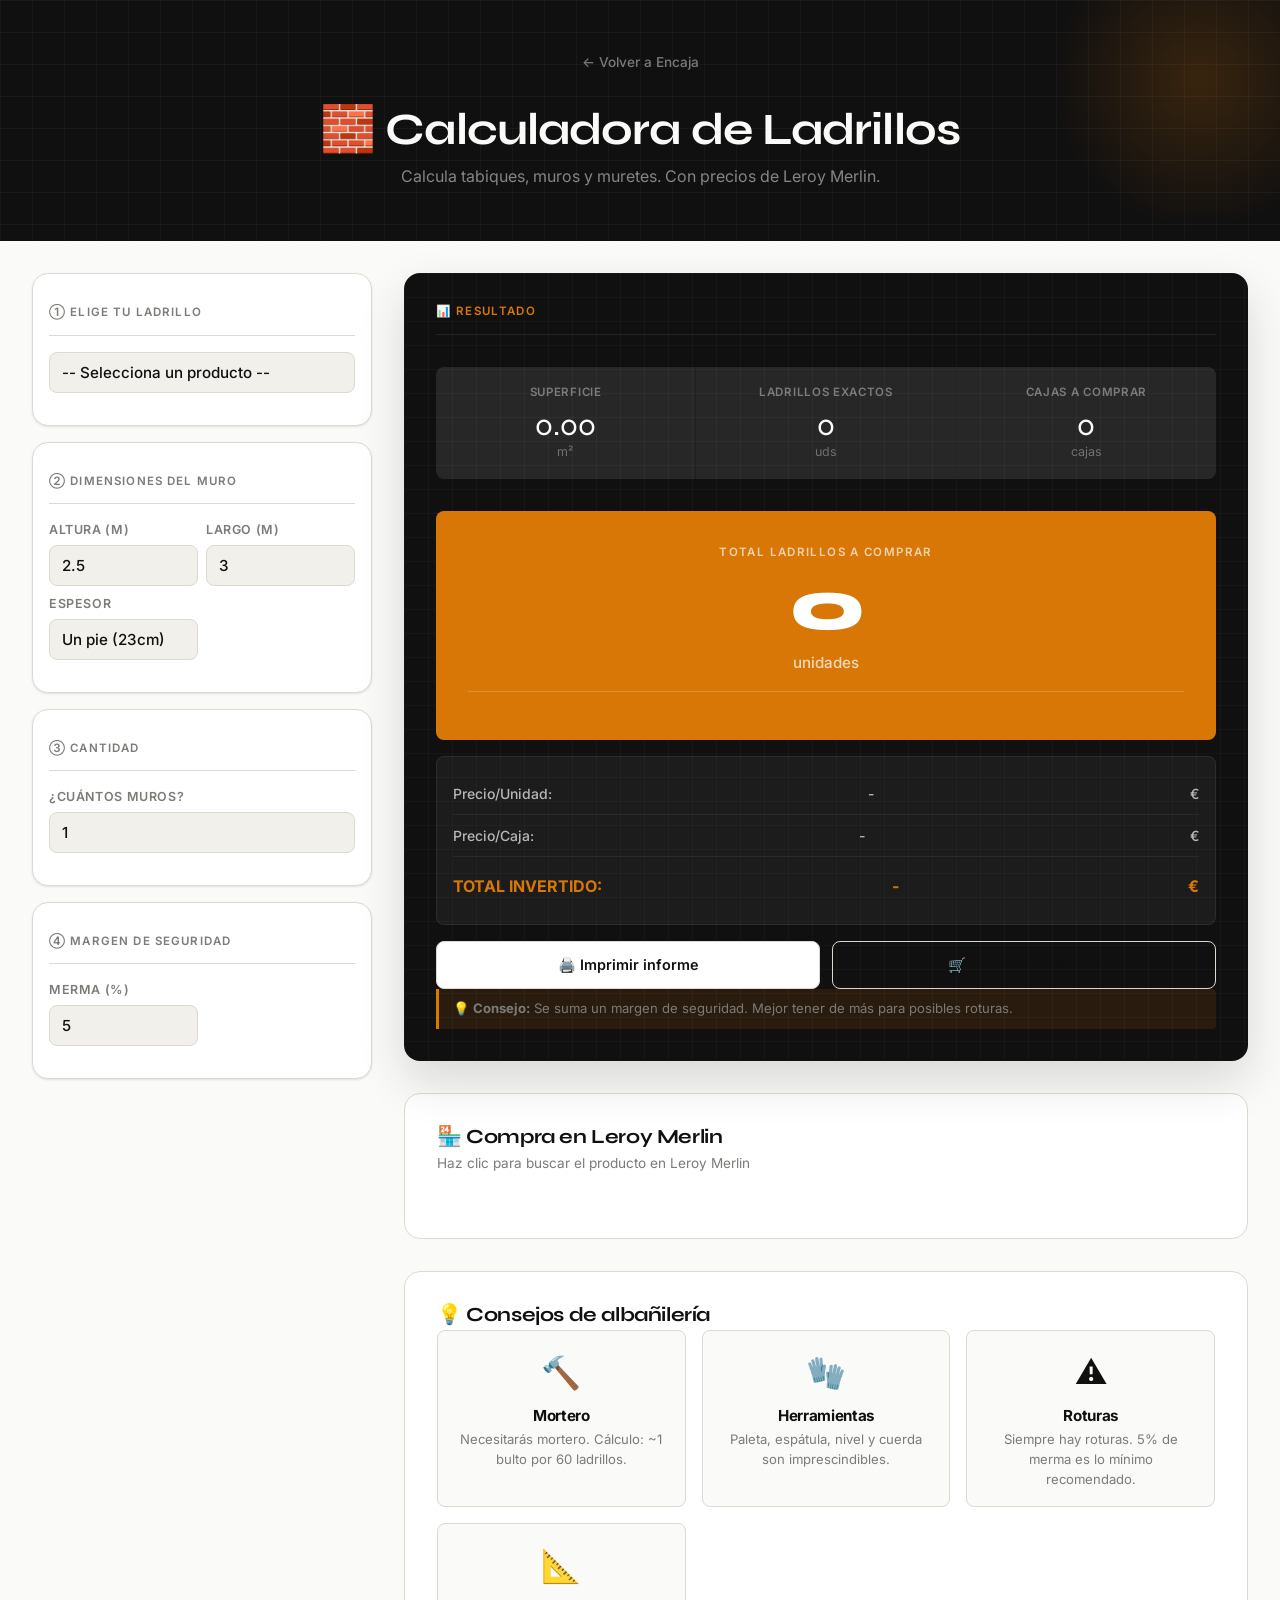
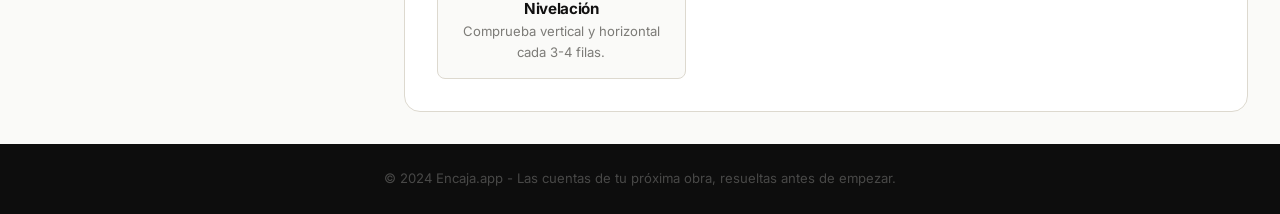
<file: calculadoras/ladrillos.html>
<!DOCTYPE html>
<html lang="es">
<head>
    <meta charset="UTF-8">
    <meta name="viewport" content="width=device-width, initial-scale=1.0">
    <meta name="description" content="Calculadora de Ladrillos - Encaja.app">
    <title>Calculadora de Ladrillos | Encaja.app</title>
    <link href="https://fonts.googleapis.com/css2?family=Poppins:wght@300;400;600;700&display=swap" rel="stylesheet">
    <link rel="stylesheet" href="../style.css">
</head>
<body>
    <div class="app-container">
        <!-- Header -->
        <header class="calc-header">
            <div class="header-content">
                <a href="../index.html" class="back-link">← Volver a Encaja</a>
                <h1>🧱 Calculadora de Ladrillos</h1>
                <p class="subtitle">Calcula tabiques, muros y muretes. Con precios de Leroy Merlin.</p>
            </div>
        </header>

        <main class="main-layout">
            <!-- Sidebar - Configuración -->
            <aside class="sidebar">

                <!-- 1. Seleccionar Producto -->
                <section class="card">
                    <h2>① Elige tu ladrillo</h2>
                    <select id="productSelector" class="form-select">
                        <option value="">-- Selecciona un producto --</option>
                    </select>
                    <div class="product-info" id="productInfo" style="display:none;">
                        <div class="info-row">
                            <span class="label">Dimensiones:</span>
                            <span class="value" id="dimensionesValue">-</span>
                        </div>
                        <div class="info-row">
                            <span class="label">Unidad:</span>
                            <span class="value" id="unidadValue">-</span>
                        </div>
                        <div class="info-row">
                            <span class="label">Precio/ud:</span>
                            <span class="value" id="precioUnitarioValue">-</span> €
                        </div>
                        <div class="info-row">
                            <span class="label">Stock:</span>
                            <span class="value" id="tiendaValue">-</span>
                        </div>
                    </div>
                </section>

                <!-- 2. Dimensiones Muro -->
                <section class="card">
                    <h2>② Dimensiones del muro</h2>
                    <div class="input-row">
                        <div class="input-group">
                            <label for="altura">Altura (m)</label>
                            <input type="number" id="altura" value="2.5" step="0.1">
                        </div>
                        <div class="input-group">
                            <label for="largo">Largo (m)</label>
                            <input type="number" id="largo" value="3" step="0.1">
                        </div>
                        <div class="input-group">
                            <label for="espesor">Espesor</label>
                            <select id="espesor" class="form-select">
                                <option value="1">Medio pie (11.5cm)</option>
                                <option value="2" selected>Un pie (23cm)</option>
                                <option value="3">Doble (46cm)</option>
                            </select>
                        </div>
                    </div>
                </section>

                <!-- 3. Número de Muros -->
                <section class="card">
                    <h2>③ Cantidad</h2>
                    <div class="input-group">
                        <label for="cantidad">¿Cuántos muros?</label>
                        <input type="number" id="cantidad" value="1" min="1" step="1">
                    </div>
                </section>

                <!-- 4. Merma -->
                <section class="card">
                    <h2>④ Margen de seguridad</h2>
                    <div class="input-row">
                        <div class="input-group">
                            <label for="merma">Merma (%)</label>
                            <input type="number" id="merma" value="5" min="0" max="100" step="1">
                        </div>
                    </div>
                </section>

            </aside>

            <!-- Main Content - Resultados -->
            <section class="main-content">

                <!-- Resultado Principal -->
                <div class="result-card">
                    <div class="result-header">
                        <h2>📊 RESULTADO</h2>
                    </div>
                    
                    <div class="result-stats">
                        <div class="stat-box">
                            <div class="stat-label">Superficie</div>
                            <div class="stat-value" id="superficieStat">0.00</div>
                            <div class="stat-unit">m²</div>
                        </div>
                        <div class="stat-box">
                            <div class="stat-label">Ladrillos exactos</div>
                            <div class="stat-value" id="ladrillosExactosStat">0</div>
                            <div class="stat-unit">uds</div>
                        </div>
                        <div class="stat-box">
                            <div class="stat-label">Cajas a comprar</div>
                            <div class="stat-value" id="cajasComprarStat">0</div>
                            <div class="stat-unit">cajas</div>
                        </div>
                    </div>

                    <div class="result-main">
                        <div class="result-label">TOTAL LADRILLOS A COMPRAR</div>
                        <div class="result-number" id="totalResult">0</div>
                        <div class="result-unit">unidades</div>
                        <div class="calculation-detail" id="calcDetail"></div>
                    </div>

                    <div class="result-prices">
                        <div class="price-row">
                            <span>Precio/Unidad:</span>
                            <span id="precioUnitario">-</span> €
                        </div>
                        <div class="price-row">
                            <span>Precio/Caja:</span>
                            <span id="precioCaja">-</span> €
                        </div>
                        <div class="price-row">
                            <span>TOTAL INVERTIDO:</span>
                            <span id="precioTotal">-</span> €
                        </div>
                    </div>

                    <div class="result-actions">
                        <button class="btn btn-secondary" type="button" onclick="imprimirInformeLadrillos()">🖨️ Imprimir informe</button>
                        <a class="btn btn-outline" id="buySelectedProductBtn" href="#comprar" onclick="return irACompraLadrillos(event)">🛒 Comprar producto</a>
                    </div>

                    <div class="result-footer">
                        <p>💡 <strong>Consejo:</strong> Se suma un margen de seguridad. Mejor tener de más para posibles roturas.</p>
                    </div>
                </div>

                <!-- Sección de Tiendas -->
                <section class="stores-section">
                    <h2>🏪 Compra en Leroy Merlin</h2>
                    <p class="section-subtitle">Haz clic para buscar el producto en Leroy Merlin</p>
                    
                    <div class="stores-grid">
                        <a href="#" id="linkLeroy" class="store-card" target="_blank" style="display:none;">
                            <div class="store-logo">🏢 LEROY MERLIN</div>
                            <div class="store-desc">Buscar en tienda online</div>
                            <div class="store-badge">Ver disponibilidad</div>
                        </a>
                    </div>
                </section>

                <!-- Sección de Consejos -->
                <section class="tips-section">
                    <h2>💡 Consejos de albañilería</h2>
                    <div class="tips-grid">
                        <div class="tip-card">
                            <div class="tip-icon">🔨</div>
                            <h3>Mortero</h3>
                            <p>Necesitarás mortero. Cálculo: ~1 bulto por 60 ladrillos.</p>
                        </div>
                        <div class="tip-card">
                            <div class="tip-icon">🧤</div>
                            <h3>Herramientas</h3>
                            <p>Paleta, espátula, nivel y cuerda son imprescindibles.</p>
                        </div>
                        <div class="tip-card">
                            <div class="tip-icon">⚠️</div>
                            <h3>Roturas</h3>
                            <p>Siempre hay roturas. 5% de merma es lo mínimo recomendado.</p>
                        </div>
                        <div class="tip-card">
                            <div class="tip-icon">📐</div>
                            <h3>Nivelación</h3>
                            <p>Comprueba vertical y horizontal cada 3-4 filas.</p>
                        </div>
                    </div>
                </section>

            </section>
        </main>

        <!-- Footer -->
        <footer class="footer">
            <p>&copy; 2024 Encaja.app - Las cuentas de tu próxima obra, resueltas antes de empezar.</p>
        </footer>
    </div>

    <!-- Scripts -->
    <script src="../data/productos-ladrillos.js"></script>
    <script src="../js/report-utils.js"></script>
    <script src="../js/calculadora-ladrillos.js"></script>
</body>
</html>
</file>
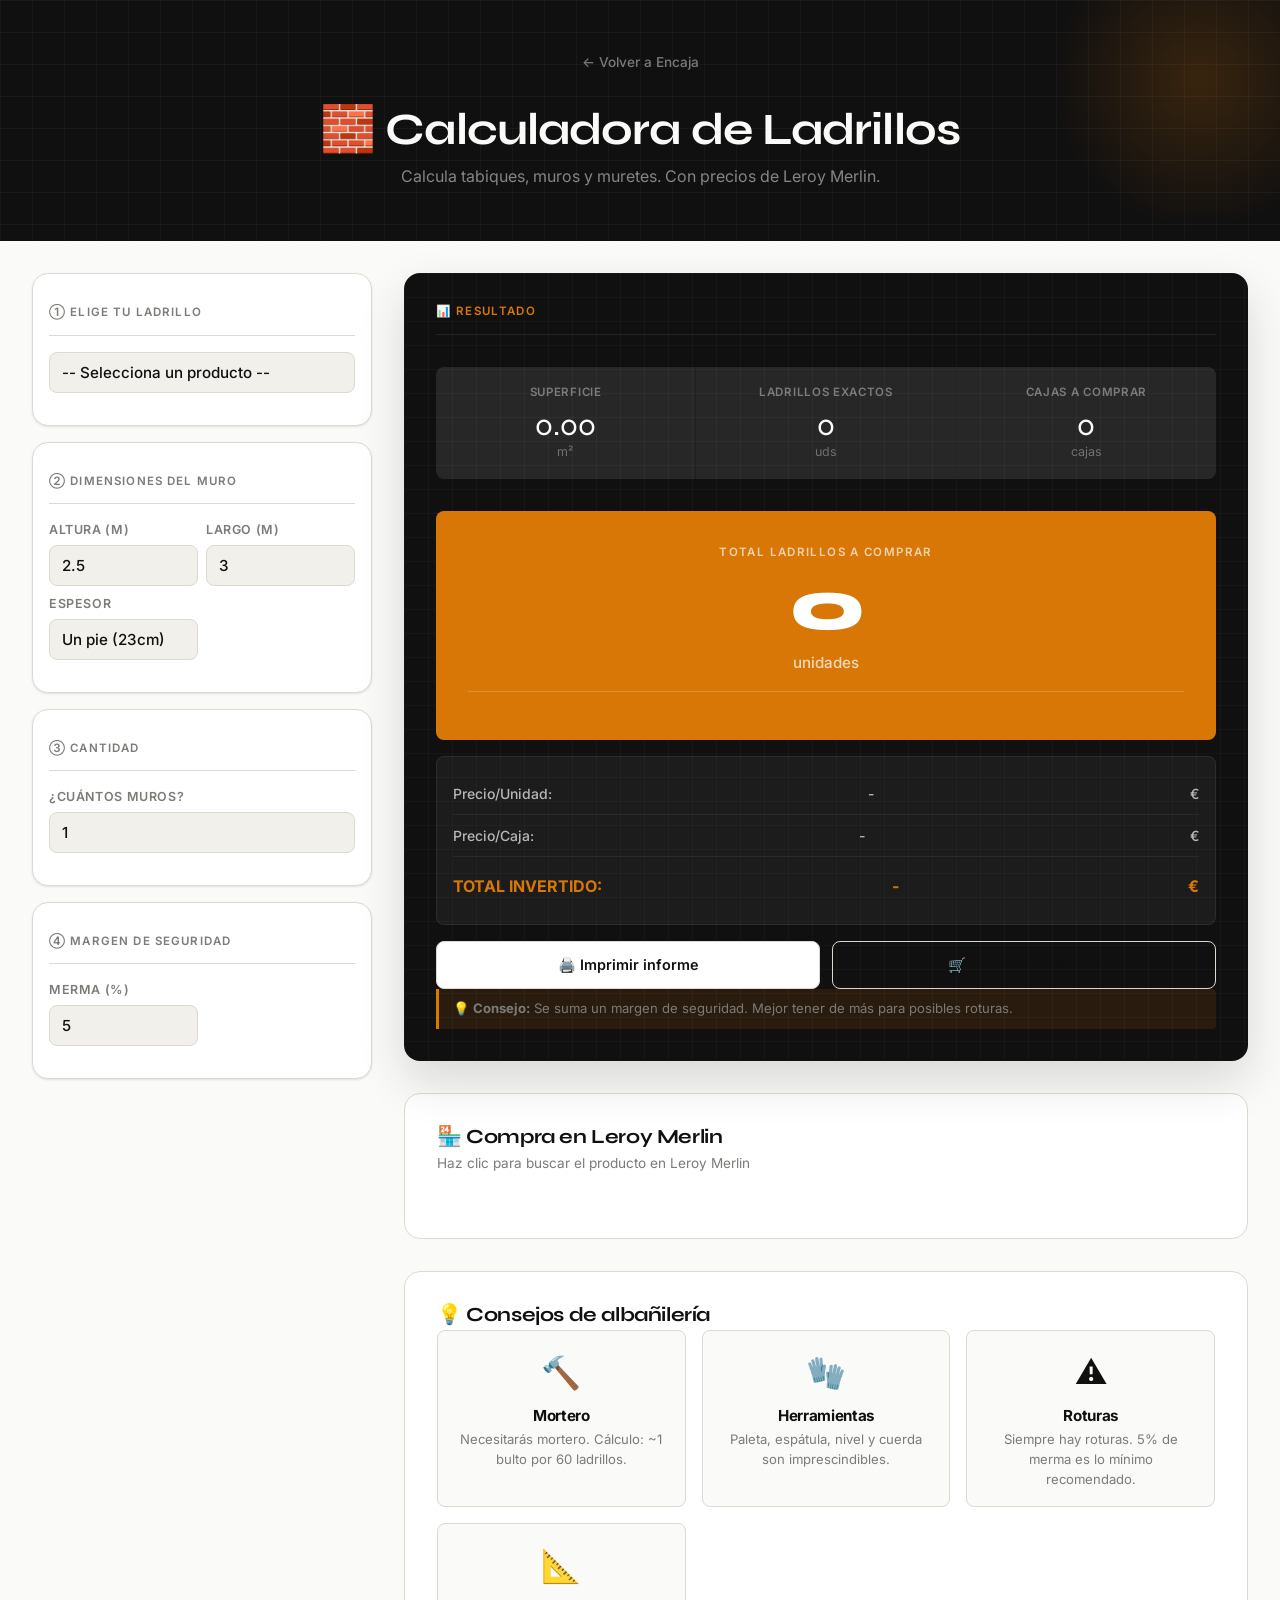
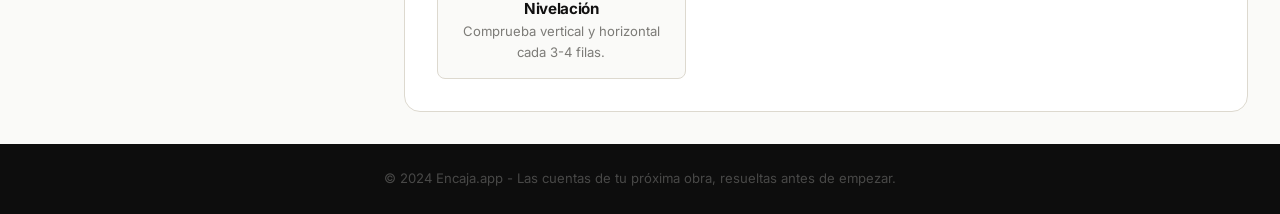
<file: calculadoras/muros.html>
<!DOCTYPE html>
<html lang="es">
<head>
  <meta charset="UTF-8">
  <meta http-equiv="refresh" content="0; url=ladrillos.html">
  <link rel="canonical" href="ladrillos.html">
  <title>Redirigiendo a ladrillos.html</title>
  <script>window.location.replace("ladrillos.html");</script>
</head>
<body>
  <p>Redirigiendo a <a href="ladrillos.html">ladrillos.html</a>…</p>
</body>
</html>
</file>
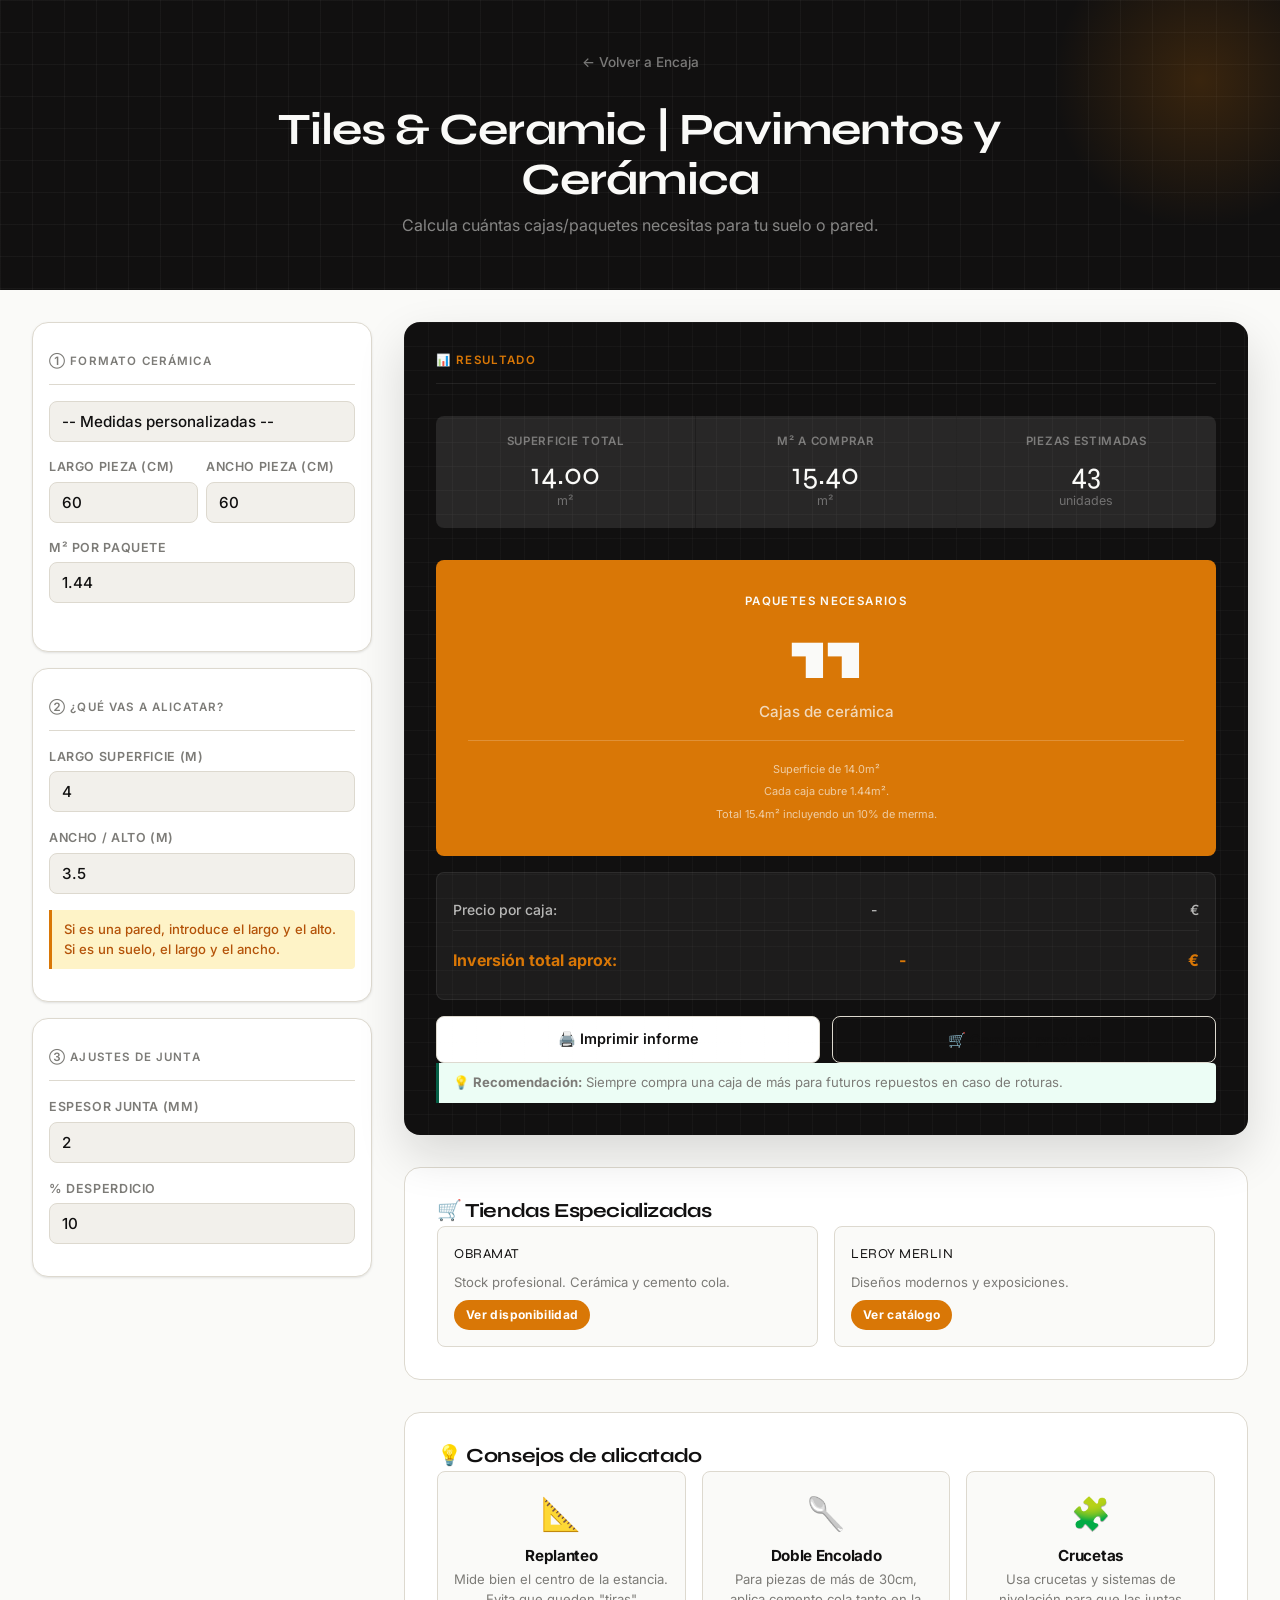
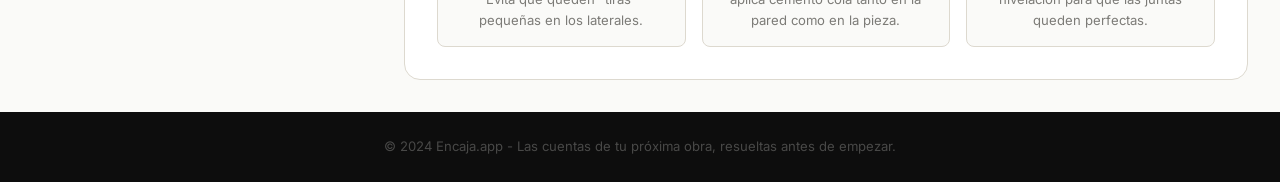
<file: calculadoras/pavimentos.html>
<!DOCTYPE html>
<html lang="es">
<head>
    <meta charset="UTF-8">
    <meta name="viewport" content="width=device-width, initial-scale=1.0">
    <meta name="description" content="Calculadora de Pavimentos y Cerámica - Encaja.app">
    <title>Calculadora de Pavimentos y Cerámica | Encaja.app</title>
    <link rel="preconnect" href="https://fonts.googleapis.com">
    <link rel="preconnect" href="https://fonts.gstatic.com" crossorigin>
    <link href="https://fonts.googleapis.com/css2?family=Syne:wght@700;800&family=Inter:wght@300;400;500;600&display=swap" rel="stylesheet">
    <link rel="stylesheet" href="../style.css">
</head>
<body>
    <div class="app-container">
        <!-- Header -->
        <header class="calc-header">
            <div class="header-content">
                <a href="../index.html" class="back-link">← Volver a Encaja</a>
                <h1>Tiles & Ceramic | Pavimentos y Cerámica</h1>
                <p class="subtitle">Calcula cuántas cajas/paquetes necesitas para tu suelo o pared.</p>
            </div>
        </header>

        <main class="main-layout">
            <!-- Sidebar - Configuración -->
            <aside class="sidebar">

                <!-- 1. Seleccionar Formato Predefinido -->
                <section class="card">
                    <h2>① Formato Cerámica</h2>
                    <select id="productSelector" class="form-select">
                        <option value="custom">-- Medidas personalizadas --</option>
                    </select>
                    
                    <div id="customPieceInputs" class="input-row" style="margin-top: 15px;">
                        <div class="input-group">
                            <label for="pLargo">Largo Pieza (cm)</label>
                            <input type="number" id="pLargo" value="60" min="1" step="1">
                        </div>
                        <div class="input-group">
                            <label for="pAncho">Ancho Pieza (cm)</label>
                            <input type="number" id="pAncho" value="60" min="1" step="1">
                        </div>
                    </div>

                    <div class="input-group" style="margin-top: 15px;">
                        <label for="m2Caja">m² por Paquete</label>
                        <input type="number" id="m2Caja" value="1.44" min="0.1" step="0.01">
                    </div>

                    <div class="product-info" id="productInfo" style="display:none;">
                        <div class="info-row">
                            <span class="label">Precio Caja:</span>
                            <span class="value" id="precioCajaValue">0</span> €
                        </div>
                        <div class="info-row">
                            <span class="label">Tienda:</span>
                            <span class="value" id="tiendaValue">-</span>
                        </div>
                    </div>
                </section>

                <!-- 2. Superficie a cubrir -->
                <section class="card">
                    <h2>② ¿Qué vas a alicatar?</h2>
                    <div class="input-group">
                        <label for="largo">Largo Superficie (m)</label>
                        <input type="number" id="largo" value="4" min="0.1" step="0.1">
                    </div>
                    <div class="input-group">
                        <label for="ancho">Ancho / Alto (m)</label>
                        <input type="number" id="ancho" value="3.5" min="0.1" step="0.1">
                    </div>
                    <div class="info-box">
                        Si es una pared, introduce el largo y el alto. Si es un suelo, el largo y el ancho.
                    </div>
                </section>

                <!-- 3. Ajustes de Colocación -->
                <section class="card">
                    <h2>③ Ajustes de Junta</h2>
                    <div class="input-group">
                        <label for="junta">Espesor Junta (mm)</label>
                        <input type="number" id="junta" value="2" min="0" max="10" step="0.5">
                    </div>
                    <div class="input-group">
                        <label for="merma">% Desperdicio</label>
                        <input type="number" id="merma" value="10" min="0" max="30" step="1">
                    </div>
                </section>

            </aside>

            <!-- Main Content - Resultados -->
            <section class="main-content">

                <!-- Resultado Principal -->
                <div class="result-card">
                    <div class="result-header">
                        <h2>📊 RESULTADO</h2>
                    </div>

                    <div class="result-stats">
                        <div class="stat-box">
                            <div class="stat-label">Superficie Total</div>
                            <div class="stat-value" id="superficieStat">0.00</div>
                            <div class="stat-unit">m²</div>
                        </div>
                        <div class="stat-box">
                            <div class="stat-label">m² a Comprar</div>
                            <div class="stat-value" id="totalM2Stat">0.00</div>
                            <div class="stat-unit">m²</div>
                        </div>
                        <div class="stat-box">
                            <div class="stat-label">Piezas Estimadas</div>
                            <div class="stat-value" id="piezasStat">0</div>
                            <div class="stat-unit">unidades</div>
                        </div>
                    </div>

                    <div class="result-main" style="border-color: var(--secondary);">
                        <div class="result-label" style="color: var(--secondary);">PAQUETES NECESARIOS</div>
                        <div class="result-number" id="totalResult" style="color: var(--secondary);">0</div>
                        <div class="result-unit">Cajas de cerámica</div>
                        <div class="calculation-detail" id="calcDetail"></div>
                    </div>

                    <div class="result-prices">
                        <div class="price-row">
                            <span>Precio por caja:</span>
                            <span id="precioCajaDisplay">-</span> €
                        </div>
                        <div class="price-row">
                            <span>Inversión total aprox:</span>
                            <span id="precioTotal">-</span> €
                        </div>
                    </div>

                    <div class="result-actions">
                        <button class="btn btn-secondary" type="button" onclick="imprimirInformePavimentos()">🖨️ Imprimir informe</button>
                        <a class="btn btn-outline" id="buySelectedProductBtn" href="#comprar" onclick="return irACompraPavimentos(event)">🛒 Comprar producto</a>
                    </div>

                    <div class="result-footer" style="border-color: var(--secondary); color: #065f46; background: #ecfdf5;">
                        <p>💡 <strong>Recomendación:</strong> Siempre compra una caja de más para futuros repuestos en caso de roturas.</p>
                    </div>
                </div>

                <!-- Sección de Tiendas -->
                <section class="stores-section">
                    <h2>🛒 Tiendas Especializadas</h2>
                    <div class="stores-grid">
                        <a href="https://www.obramat.es" class="store-card" target="_blank">
                            <div class="store-logo">OBRAMAT</div>
                            <div class="store-desc">Stock profesional. Cerámica y cemento cola.</div>
                            <div class="store-badge">Ver disponibilidad</div>
                        </a>
                        <a href="https://www.leroymerlin.es" class="store-card" target="_blank">
                            <div class="store-logo">LEROY MERLIN</div>
                            <div class="store-desc">Diseños modernos y exposiciones.</div>
                            <div class="store-badge">Ver catálogo</div>
                        </a>
                    </div>
                </section>

                <!-- Sección de Consejos -->
                <section class="tips-section">
                    <h2>💡 Consejos de alicatado</h2>
                    <div class="tips-grid">
                        <div class="tip-card">
                            <div class="tip-icon">📐</div>
                            <h3>Replanteo</h3>
                            <p>Mide bien el centro de la estancia. Evita que queden "tiras" pequeñas en los laterales.</p>
                        </div>
                        <div class="tip-card">
                            <div class="tip-icon">🥄</div>
                            <h3>Doble Encolado</h3>
                            <p>Para piezas de más de 30cm, aplica cemento cola tanto en la pared como en la pieza.</p>
                        </div>
                        <div class="tip-card">
                            <div class="tip-icon">🧩</div>
                            <h3>Crucetas</h3>
                            <p>Usa crucetas y sistemas de nivelación para que las juntas queden perfectas.</p>
                        </div>
                    </div>
                </section>

            </section>
        </main>

        <!-- Footer -->
        <footer class="footer">
            <p>&copy; 2024 Encaja.app - Las cuentas de tu próxima obra, resueltas antes de empezar.</p>
        </footer>
    </div>

    <!-- Scripts -->
    <script src="../data/productos-pavimentos.js"></script>
    <script src="../js/report-utils.js"></script>
    <script src="../js/calculadora-pavimentos.js"></script>
</body>
</html>
</file>
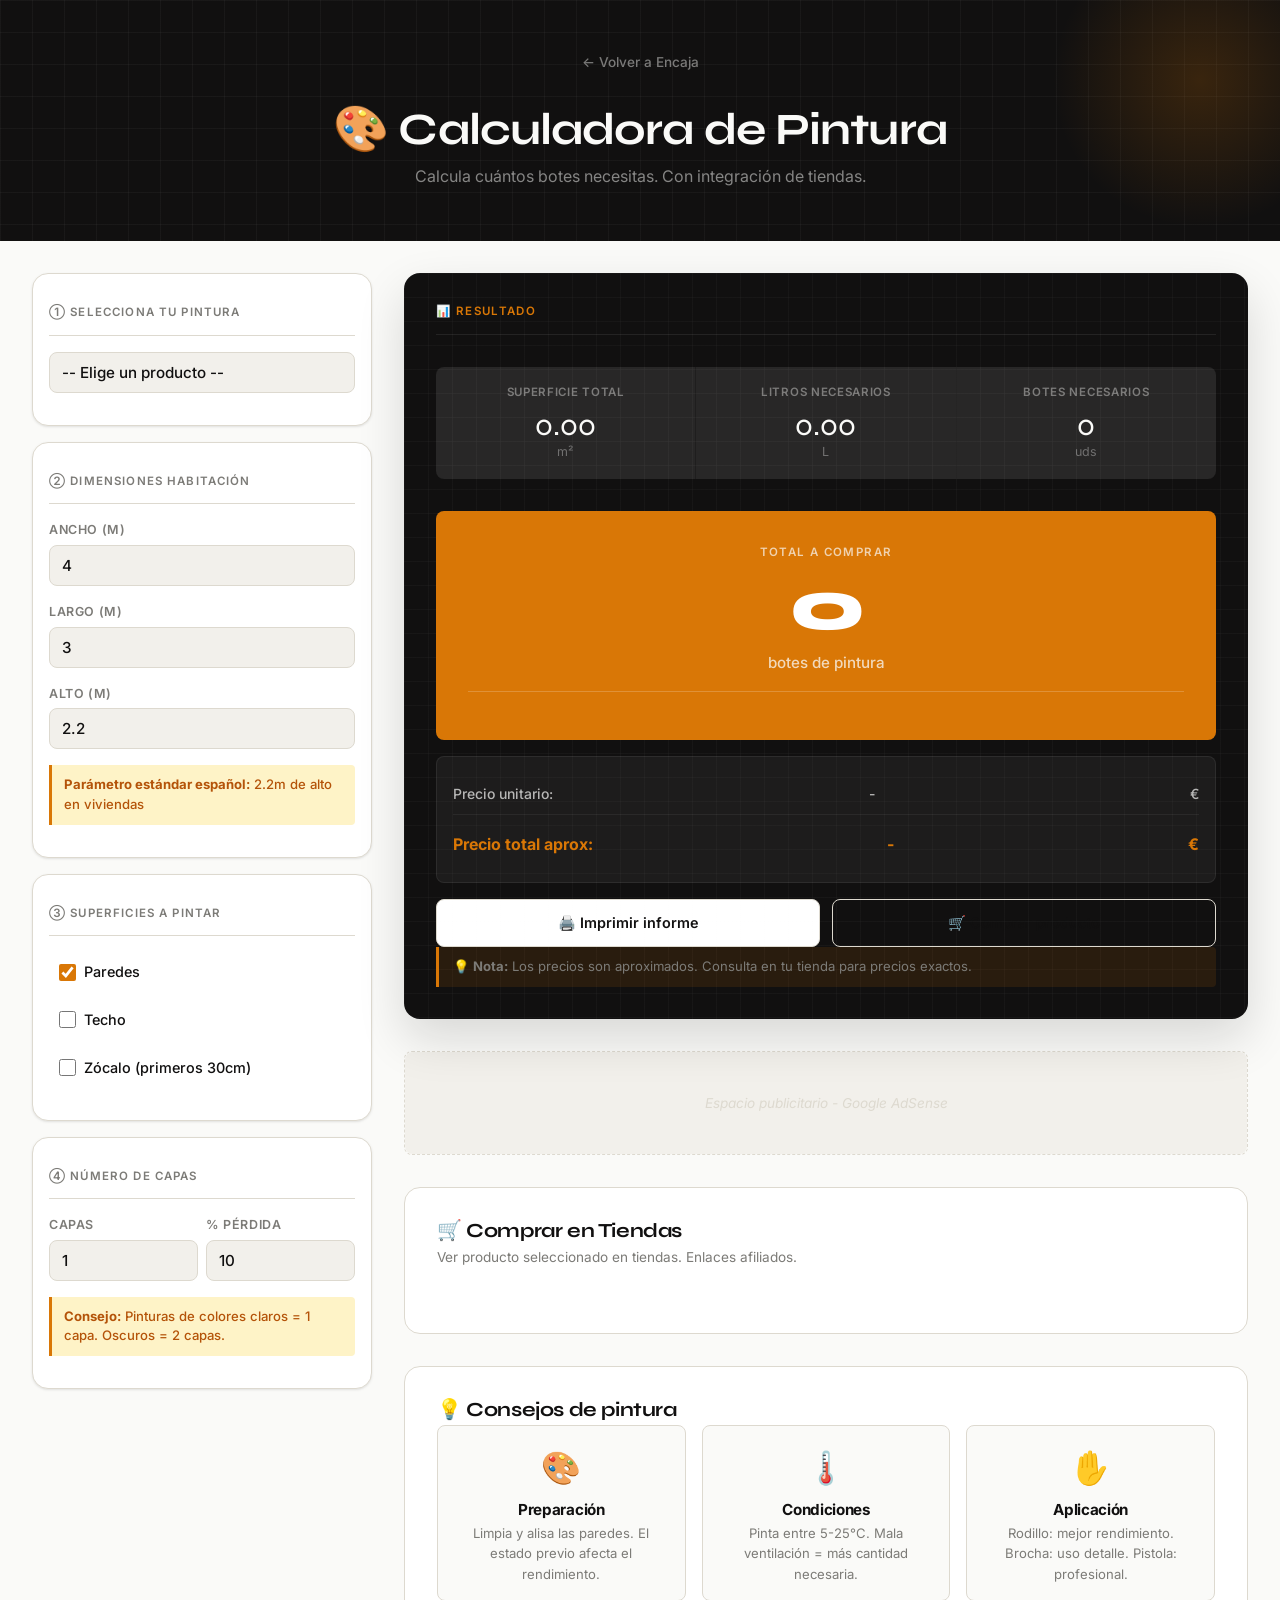
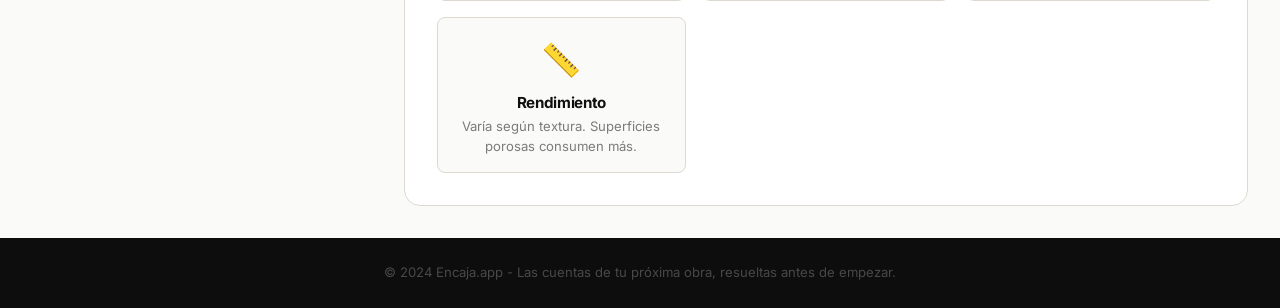
<file: calculadoras/pintura.html>
<!DOCTYPE html>
<html lang="es">
<head>
    <meta charset="UTF-8">
    <meta name="viewport" content="width=device-width, initial-scale=1.0">
    <meta name="description" content="Calculadora de Pintura - Encaja.app">
    <title>Calculadora de Pintura | Encaja.app</title>
    <link rel="preconnect" href="https://fonts.googleapis.com">
    <link rel="preconnect" href="https://fonts.gstatic.com" crossorigin>
    <link href="https://fonts.googleapis.com/css2?family=Syne:wght@700;800&family=Inter:wght@300;400;500;600&display=swap" rel="stylesheet">
    <link rel="stylesheet" href="../style.css">
</head>
<body>
    <div class="app-container">
        <!-- Header -->
        <header class="calc-header">
            <div class="header-content">
                <a href="../index.html" class="back-link">← Volver a Encaja</a>
                <h1>🎨 Calculadora de Pintura</h1>
                <p class="subtitle">Calcula cuántos botes necesitas. Con integración de tiendas.</p>
            </div>
        </header>

        <main class="main-layout">
            <!-- Sidebar - Configuración -->
            <aside class="sidebar">

                <!-- 1. Seleccionar Producto -->
                <section class="card">
                    <h2>① Selecciona tu pintura</h2>
                    <select id="productSelector" class="form-select">
                        <option value="">-- Elige un producto --</option>
                    </select>
                    <div class="product-info" id="productInfo" style="display:none;">
                        <div class="info-row">
                            <span class="label">Rendimiento:</span>
                            <span class="value" id="rendimientoValue">0</span> m²/L
                        </div>
                        <div class="info-row">
                            <span class="label">Capacidad:</span>
                            <span class="value" id="capacidadValue">0</span> L
                        </div>
                        <div class="info-row">
                            <span class="label">Precio aprox:</span>
                            <span class="value" id="precioValue">0</span> €
                        </div>
                        <div class="info-row">
                            <span class="label">Tienda:</span>
                            <span class="value" id="tiendaValue">-</span>
                        </div>
                    </div>
                </section>

                <!-- 2. Dimensiones Habitación -->
                <section class="card">
                    <h2>② Dimensiones habitación</h2>
                    <div class="input-group">
                        <label for="ancho">Ancho (m)</label>
                        <input type="number" id="ancho" value="4" min="1" step="0.1">
                    </div>
                    <div class="input-group">
                        <label for="largo">Largo (m)</label>
                        <input type="number" id="largo" value="3" min="1" step="0.1">
                    </div>
                    <div class="input-group">
                        <label for="alto">Alto (m)</label>
                        <input type="number" id="alto" value="2.2" min="1" step="0.1">
                    </div>
                    <div class="info-box">
                        <strong>Parámetro estándar español:</strong> 2.2m de alto en viviendas
                    </div>
                </section>

                <!-- 3. Tipo de Superficies -->
                <section class="card">
                    <h2>③ Superficies a pintar</h2>
                    <div class="checkbox-group">
                        <label class="checkbox-item">
                            <input type="checkbox" id="paredes" checked value="paredes">
                            <span>Paredes</span>
                        </label>
                        <label class="checkbox-item">
                            <input type="checkbox" id="techo" value="techo">
                            <span>Techo</span>
                        </label>
                        <label class="checkbox-item">
                            <input type="checkbox" id="zocalo" value="zocalo">
                            <span>Zócalo (primeros 30cm)</span>
                        </label>
                    </div>
                </section>

                <!-- 4. Número de Capas -->
                <section class="card">
                    <h2>④ Número de capas</h2>
                    <div class="input-row">
                        <div class="input-group">
                            <label for="capas">Capas</label>
                            <input type="number" id="capas" value="1" min="1" max="3" step="1">
                        </div>
                        <div class="input-group">
                            <label for="perdida">% Pérdida</label>
                            <input type="number" id="perdida" value="10" min="0" max="50" step="5">
                        </div>
                    </div>
                    <div class="info-box">
                        <strong>Consejo:</strong> Pinturas de colores claros = 1 capa. Oscuros = 2 capas.
                    </div>
                </section>

            </aside>

            <!-- Main Content - Resultados -->
            <section class="main-content">

                <!-- Resultado Principal -->
                <div class="result-card">
                    <div class="result-header">
                        <h2>📊 RESULTADO</h2>
                    </div>

                    <div class="result-stats">
                        <div class="stat-box">
                            <div class="stat-label">Superficie total</div>
                            <div class="stat-value" id="superficieStat">0.00</div>
                            <div class="stat-unit">m²</div>
                        </div>
                        <div class="stat-box">
                            <div class="stat-label">Litros necesarios</div>
                            <div class="stat-value" id="litrosStat">0.00</div>
                            <div class="stat-unit">L</div>
                        </div>
                        <div class="stat-box">
                            <div class="stat-label">Botes necesarios</div>
                            <div class="stat-value" id="botesStat">0</div>
                            <div class="stat-unit">uds</div>
                        </div>
                    </div>

                    <div class="result-main">
                        <div class="result-label">TOTAL A COMPRAR</div>
                        <div class="result-number" id="totalResult">0</div>
                        <div class="result-unit">botes de pintura</div>
                        <div class="calculation-detail" id="calcDetail"></div>
                    </div>

                    <div class="result-prices">
                        <div class="price-row">
                            <span>Precio unitario:</span>
                            <span id="precioUnitario">-</span> €
                        </div>
                        <div class="price-row">
                            <span>Precio total aprox:</span>
                            <span id="precioTotal">-</span> €
                        </div>
                    </div>

                    <div class="result-actions">
                        <button class="btn btn-secondary" type="button" onclick="imprimirInformePintura()">🖨️ Imprimir informe</button>
                        <a class="btn btn-outline" id="buySelectedProductBtn" href="#comprar" onclick="return irACompraPintura(event)">🛒 Comprar producto</a>
                    </div>

                    <div class="result-footer">
                        <p>💡 <strong>Nota:</strong> Los precios son aproximados. Consulta en tu tienda para precios exactos.</p>
                    </div>
                </div>

                <!-- Anuncio -->
                <div class="ad-section">
                    <div class="ad-placeholder">
                        <p class="ad-text">Espacio publicitario - Google AdSense</p>
                    </div>
                </div>

                <!-- Sección de Tiendas -->
                <section class="stores-section">
                    <h2>🛒 Comprar en Tiendas</h2>
                    <p class="section-subtitle">Ver producto seleccionado en tiendas. Enlaces afiliados.</p>
                    
                    <div class="stores-grid">
                        <a href="#" id="linkLeroy" class="store-card store-leroy" target="_blank" style="display:none;">
                            <div class="store-logo">LEROY MERLIN</div>
                            <div class="store-desc">Búsqueda en Leroy Merlin</div>
                            <div class="store-badge">Ver productos</div>
                        </a>
                        <a href="#" id="linkBrico" class="store-card store-bricopot" target="_blank" style="display:none;">
                            <div class="store-logo">BRICODEPOT</div>
                            <div class="store-desc">Búsqueda en BricoDépot</div>
                            <div class="store-badge">Ver productos</div>
                        </a>
                        <a href="#" id="linkObramat" class="store-card store-obramat" target="_blank" style="display:none;">
                            <div class="store-logo">OBRAMAT</div>
                            <div class="store-desc">Búsqueda en Obramat</div>
                            <div class="store-badge">Ver productos</div>
                        </a>
                    </div>
                </section>

                <!-- Sección de Consejos -->
                <section class="tips-section">
                    <h2>💡 Consejos de pintura</h2>
                    <div class="tips-grid">
                        <div class="tip-card">
                            <div class="tip-icon">🎨</div>
                            <h3>Preparación</h3>
                            <p>Limpia y alisa las paredes. El estado previo afecta el rendimiento.</p>
                        </div>
                        <div class="tip-card">
                            <div class="tip-icon">🌡️</div>
                            <h3>Condiciones</h3>
                            <p>Pinta entre 5-25°C. Mala ventilación = más cantidad necesaria.</p>
                        </div>
                        <div class="tip-card">
                            <div class="tip-icon">✋</div>
                            <h3>Aplicación</h3>
                            <p>Rodillo: mejor rendimiento. Brocha: uso detalle. Pistola: profesional.</p>
                        </div>
                        <div class="tip-card">
                            <div class="tip-icon">📏</div>
                            <h3>Rendimiento</h3>
                            <p>Varía según textura. Superficies porosas consumen más.</p>
                        </div>
                    </div>
                </section>

            </section>
        </main>

        <!-- Footer -->
        <footer class="footer">
            <p>&copy; 2024 Encaja.app - Las cuentas de tu próxima obra, resueltas antes de empezar.</p>
        </footer>
    </div>

    <!-- Scripts -->
    <script src="../data/productos-pintura.js"></script>
    <script src="../js/report-utils.js"></script>
    <script src="../js/calculadora-pintura.js"></script>
</body>
</html>
</file>
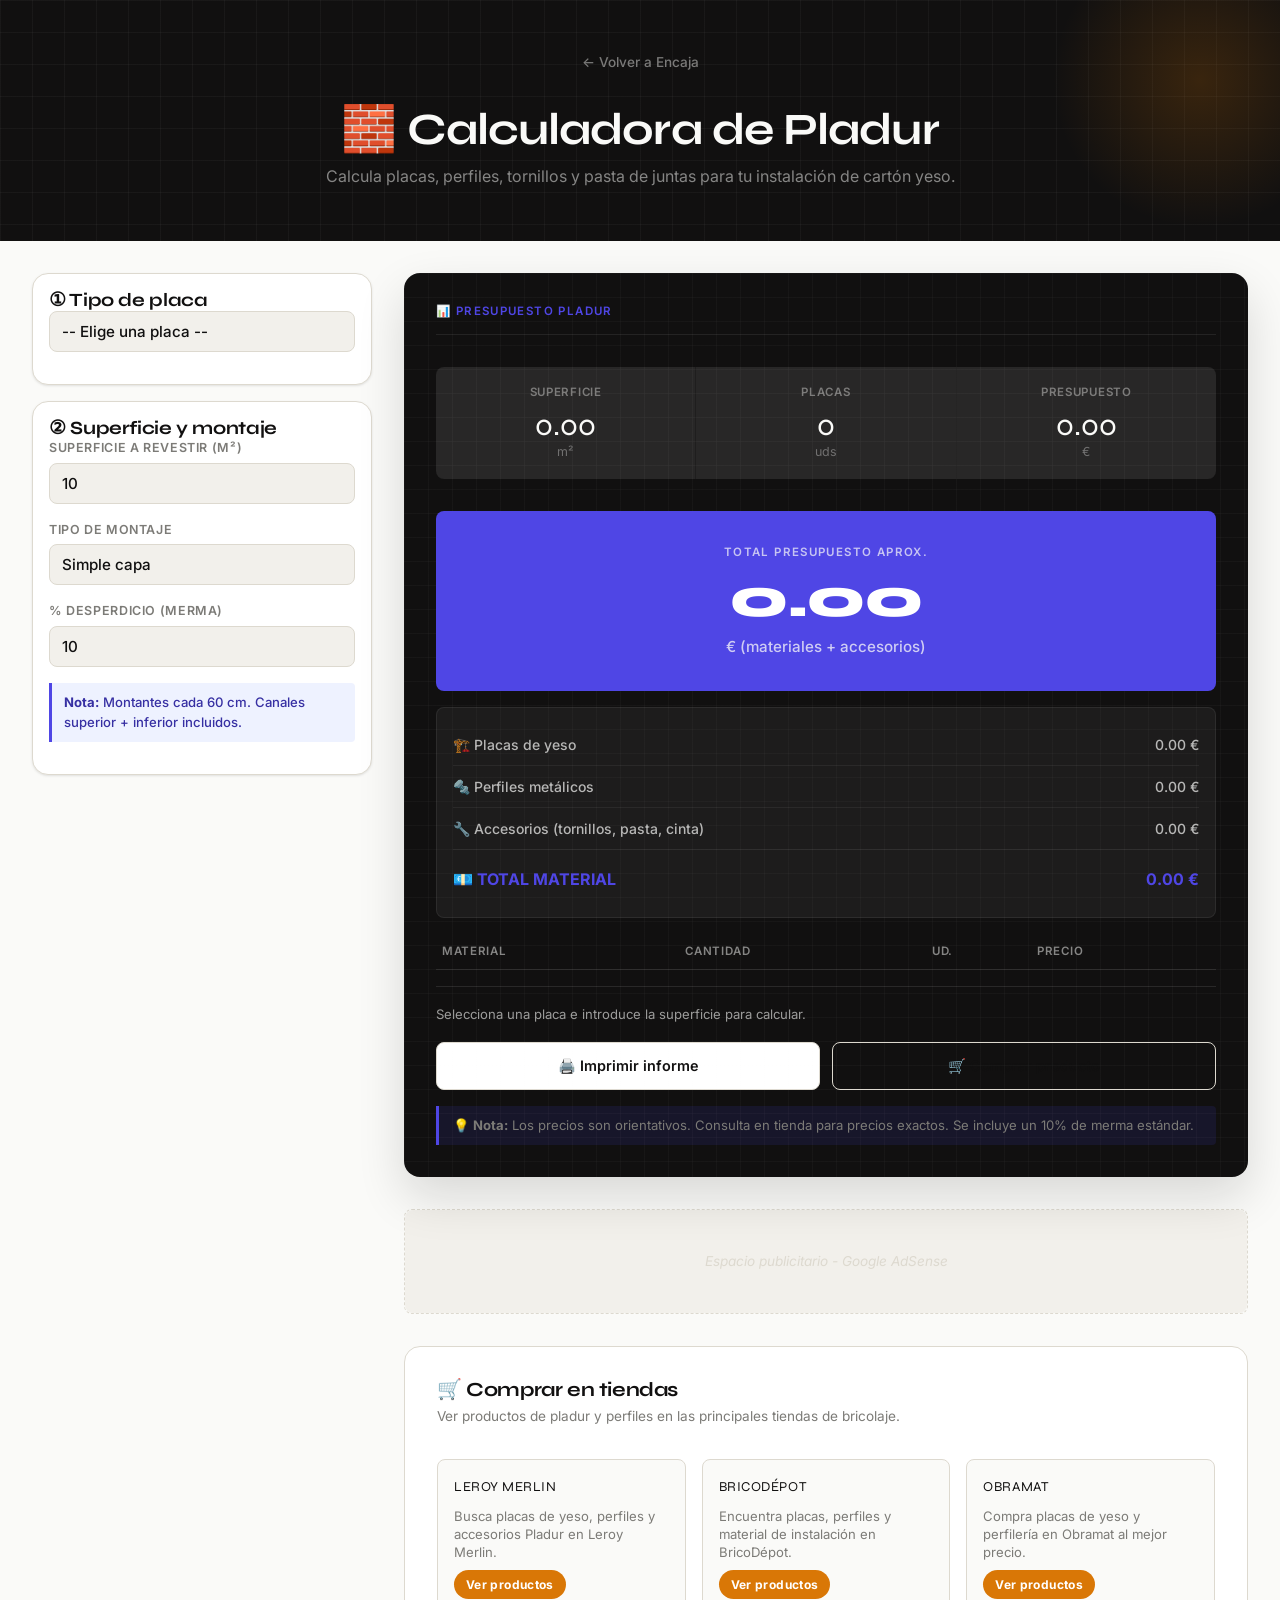
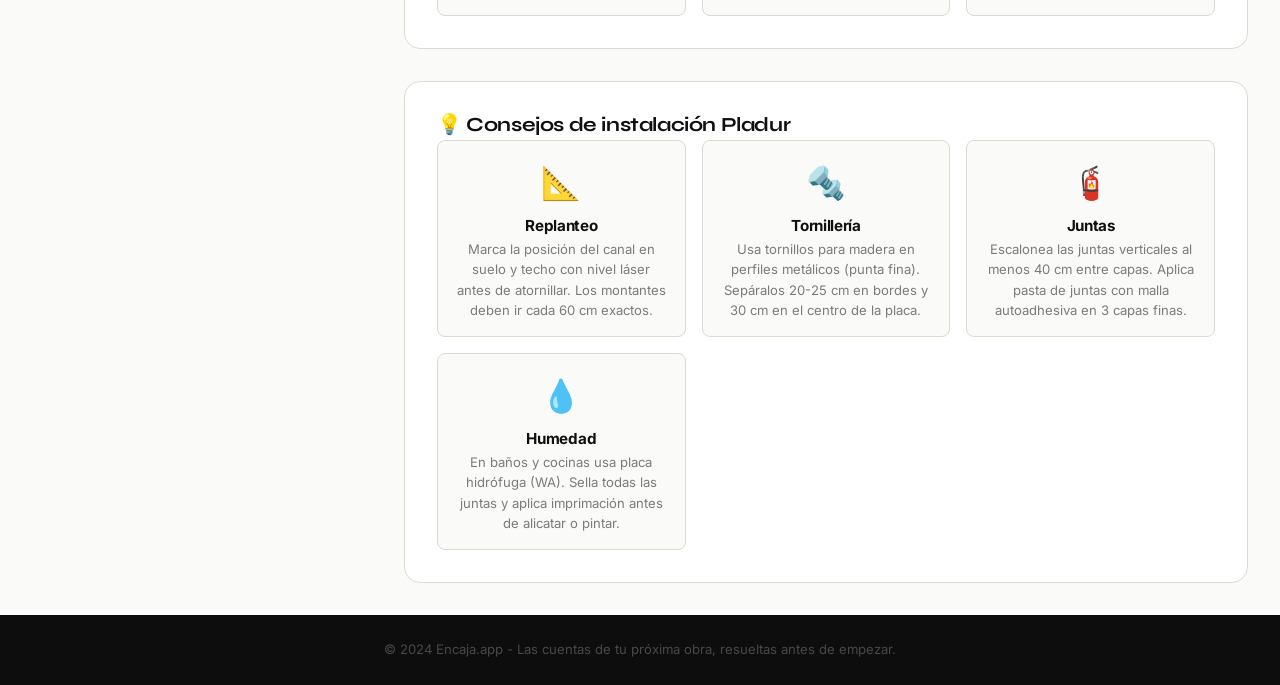
<file: calculadoras/pladur.html>
<!DOCTYPE html>
<html lang="es">
<head>
    <meta charset="UTF-8">
    <meta name="viewport" content="width=device-width, initial-scale=1.0">
    <meta name="description" content="Calculadora de Pladur - Encaja.app. Calcula placas de yeso, perfiles metálicos, tornillos y pasta de juntas.">
    <title>Calculadora de Pladur | Encaja.app</title>
    <link rel="preconnect" href="https://fonts.googleapis.com">
    <link rel="preconnect" href="https://fonts.gstatic.com" crossorigin>
    <link href="https://fonts.googleapis.com/css2?family=Syne:wght@700;800&family=Inter:wght@300;400;500;600&display=swap" rel="stylesheet">
    <link rel="stylesheet" href="../style.css">
    <style>
    /* ====================================================
       PLADUR — Estilos específicos
    ==================================================== */
    :root {
        --pladur: #4F46E5;
        --pladur-dark: #3730A3;
        --pladur-bg: #EEF2FF;
    }

    .card h2 { color: var(--pladur); }
    .info-box { border-color: var(--pladur); background: var(--pladur-bg); color: var(--pladur-dark); }
    .form-select:focus, input[type="number"]:focus, input[type="text"]:focus {
        border-color: var(--pladur);
        box-shadow: 0 0 0 3px rgba(79,70,229,.14);
    }

    .btn-calc {
        background: var(--pladur);
        color: white;
    }
    .btn-calc:hover {
        background: var(--pladur-dark);
        transform: translateY(-2px);
        box-shadow: 0 8px 20px rgba(79,70,229,.3);
    }

    .result-card {
        background: var(--ink);
        border-radius: var(--radius-lg);
        padding: var(--space-lg);
        box-shadow: var(--shadow-lg);
        position: relative;
        overflow: hidden;
        color: var(--chalk);
    }
    .result-card::before {
        content: '';
        position: absolute;
        inset: 0;
        background-image:
            linear-gradient(rgba(250,250,248,.03) 1px, transparent 1px),
            linear-gradient(90deg, rgba(250,250,248,.03) 1px, transparent 1px);
        background-size: 24px 24px;
        pointer-events: none;
    }
    .result-header {
        position: relative;
        z-index: 1;
        margin-bottom: var(--space-lg);
        padding-bottom: var(--space-md);
        border-bottom: 1px solid rgba(250,250,248,.08);
    }
    .result-header h2 {
        font-size: .72rem;
        font-weight: 600;
        color: var(--pladur);
        letter-spacing: .12em;
        text-transform: uppercase;
        font-family: var(--font-body);
    }
    .result-stats {
        position: relative;
        z-index: 1;
        display: grid;
        grid-template-columns: repeat(3, 1fr);
        gap: 1px;
        background: rgba(250,250,248,.06);
        border-radius: var(--radius-md);
        overflow: hidden;
        margin-bottom: var(--space-lg);
    }
    .stat-box {
        background: rgba(250,250,248,.04);
        padding: var(--space-md);
        text-align: center;
    }
    .stat-label {
        font-size: .72rem;
        color: rgba(250,250,248,.4);
        text-transform: uppercase;
        letter-spacing: .06em;
        font-weight: 600;
        margin-bottom: var(--space-sm);
    }
    .stat-value {
        font-family: var(--font-display);
        font-size: 1.9rem;
        color: var(--chalk);
        line-height: 1;
        margin-bottom: 2px;
    }
    .stat-unit {
        font-size: .78rem;
        color: rgba(250,250,248,.35);
    }
    .result-main {
        position: relative;
        z-index: 1;
        background: var(--pladur);
        border-radius: var(--radius-md);
        padding: var(--space-lg);
        text-align: center;
        margin-bottom: var(--space-md);
    }
    .result-label {
        font-size: .72rem;
        letter-spacing: .12em;
        color: rgba(250,250,248,.7);
        text-transform: uppercase;
        font-weight: 600;
        margin-bottom: var(--space-sm);
    }
    .result-number {
        font-family: var(--font-display);
        font-size: clamp(2.5rem, 6vw, 3.5rem);
        font-weight: 800;
        color: white;
        line-height: 1;
        letter-spacing: -.03em;
        margin-bottom: var(--space-sm);
    }
    .result-unit {
        font-size: .95rem;
        color: rgba(250,250,248,.75);
        font-weight: 500;
    }

    .result-prices {
        position: relative;
        z-index: 1;
        background: rgba(250,250,248,.05);
        border-radius: var(--radius-md);
        padding: var(--space-md);
        margin-bottom: var(--space-md);
        border: 1px solid rgba(250,250,248,.07);
    }
    .price-row {
        display: flex;
        justify-content: space-between;
        align-items: center;
        padding: 9px 0;
        border-bottom: 1px solid rgba(250,250,248,.06);
        font-size: .875rem;
        color: rgba(250,250,248,.7);
        font-weight: 500;
    }
    .price-row:last-child {
        border-bottom: none;
        color: var(--pladur);
        font-size: 1rem;
        font-weight: 700;
        padding-top: var(--space-md);
    }
    .result-detail {
        position: relative;
        z-index: 1;
        margin-top: var(--space-md);
        padding-top: var(--space-md);
        border-top: 1px solid rgba(250,250,248,.1);
        font-size: .82rem;
        color: rgba(250,250,248,.6);
        line-height: 1.7;
    }
    .result-footer {
        position: relative;
        z-index: 1;
        background: rgba(79,70,229,.12);
        border-left: 3px solid var(--pladur);
        border-radius: 0 var(--radius-sm) var(--radius-sm) 0;
        padding: 10px 14px;
        font-size: .82rem;
        color: rgba(250,250,248,.6);
        line-height: 1.5;
        margin-top: var(--space-md);
    }

    .breakdown-table {
        width: 100%;
        border-collapse: collapse;
        margin-top: var(--space-md);
        font-size: .85rem;
    }
    .breakdown-table th {
        text-align: left;
        padding: 8px 6px;
        border-bottom: 1px solid rgba(250,250,248,.1);
        color: rgba(250,250,248,.5);
        font-weight: 600;
        font-size: .72rem;
        text-transform: uppercase;
        letter-spacing: .06em;
    }
    .breakdown-table td {
        padding: 8px 6px;
        border-bottom: 1px solid rgba(250,250,248,.06);
        color: rgba(250,250,248,.7);
    }
    .breakdown-table tr:last-child td {
        border-bottom: none;
        font-weight: 700;
        color: var(--pladur);
        font-size: .95rem;
    }

    .action-bar { display: flex; gap: var(--space-sm); flex-wrap: wrap; }
    .action-bar .btn { flex: 1; min-width: 140px; }
    </style>
</head>
<body>
    <div class="app-container">
        <!-- Header -->
        <header class="calc-header">
            <div class="header-content">
                <a href="../index.html" class="back-link">← Volver a Encaja</a>
                <h1>🧱 Calculadora de Pladur</h1>
                <p class="subtitle">Calcula placas, perfiles, tornillos y pasta de juntas para tu instalación de cartón yeso.</p>
            </div>
        </header>

        <main class="main-layout">
            <!-- Sidebar - Configuración -->
            <aside class="sidebar">

                <!-- 1. Seleccionar tipo de placa -->
                <section class="card">
                    <h3>① Tipo de placa</h3>
                    <select id="productSelector" class="form-select">
                        <option value="">-- Elige una placa --</option>
                    </select>
                    <div class="product-info" id="productInfo" style="display:none;">
                        <div class="info-row">
                            <span class="label">Dimensiones:</span>
                            <span class="value" id="dimValue">0</span>
                        </div>
                        <div class="info-row">
                            <span class="label">Precio/m²:</span>
                            <span class="value" id="precioM2Value">0</span> €
                        </div>
                        <div class="info-row">
                            <span class="label">Precio ud.:</span>
                            <span class="value" id="precioUdValue">0</span> €
                        </div>
                        <div class="info-row">
                            <span class="label">Tienda:</span>
                            <span class="value" id="tiendaValue">-</span>
                        </div>
                    </div>
                </section>

                <!-- 2. Superficie y montaje -->
                <section class="card">
                    <h3>② Superficie y montaje</h3>
                    <div class="input-group">
                        <label for="superficie">Superficie a revestir (m²)</label>
                        <input type="number" id="superficie" value="10" min="1" step="0.5">
                    </div>
                    <div class="input-group">
                        <label for="montaje">Tipo de montaje</label>
                        <select id="montaje" class="form-select">
                            <option value="simple">Simple capa</option>
                            <option value="doble">Doble capa</option>
                        </select>
                    </div>
                    <div class="input-group">
                        <label for="merma">% Desperdicio (merma)</label>
                        <input type="number" id="merma" value="10" min="0" max="30" step="5">
                    </div>
                    <div class="info-box">
                        <strong>Nota:</strong> Montantes cada 60 cm. Canales superior + inferior incluidos.
                    </div>
                </section>

            </aside>

            <!-- Main Content - Resultados -->
            <section class="main-content">

                <!-- Resultado Principal -->
                <div class="result-card">
                    <div class="result-header">
                        <h2>📊 PRESUPUESTO PLADUR</h2>
                    </div>

                    <div class="result-stats">
                        <div class="stat-box">
                            <div class="stat-label">Superficie</div>
                            <div class="stat-value" id="statSuperficie">0.00</div>
                            <div class="stat-unit">m²</div>
                        </div>
                        <div class="stat-box">
                            <div class="stat-label">Placas</div>
                            <div class="stat-value" id="statPlacas">0</div>
                            <div class="stat-unit">uds</div>
                        </div>
                        <div class="stat-box">
                            <div class="stat-label">Presupuesto</div>
                            <div class="stat-value" id="statTotal">0.00</div>
                            <div class="stat-unit">€</div>
                        </div>
                    </div>

                    <div class="result-main">
                        <div class="result-label">TOTAL PRESUPUESTO APROX.</div>
                        <div class="result-number" id="totalResult">0.00</div>
                        <div class="result-unit">€ (materiales + accesorios)</div>
                    </div>

                    <div class="result-prices" id="resultPrices">
                        <div class="price-row">
                            <span>🏗️ Placas de yeso</span>
                            <span id="precioPlacas">0.00 €</span>
                        </div>
                        <div class="price-row">
                            <span>🔩 Perfiles metálicos</span>
                            <span id="precioPerfiles">0.00 €</span>
                        </div>
                        <div class="price-row">
                            <span>🔧 Accesorios (tornillos, pasta, cinta)</span>
                            <span id="precioAccesorios">0.00 €</span>
                        </div>
                        <div class="price-row">
                            <span>💶 TOTAL MATERIAL</span>
                            <span id="precioTotal">0.00 €</span>
                        </div>
                    </div>

                    <table class="breakdown-table" id="breakdownTable">
                        <thead>
                            <tr><th>Material</th><th>Cantidad</th><th>Ud.</th><th>Precio</th></tr>
                        </thead>
                        <tbody id="breakdownBody"></tbody>
                    </table>

                    <div class="result-detail" id="calcDetail">
                        Selecciona una placa e introduce la superficie para calcular.
                    </div>

                    <div class="result-actions">
                        <button class="btn btn-secondary" type="button" onclick="imprimirInformePladur()">🖨️ Imprimir informe</button>
                        <a class="btn btn-outline" id="buySelectedProductBtn" href="#comprar" onclick="return irACompraPladur(event)">🛒 Comprar producto</a>
                    </div>

                    <div class="result-footer">
                        <p>💡 <strong>Nota:</strong> Los precios son orientativos. Consulta en tienda para precios exactos. Se incluye un 10% de merma estándar.</p>
                    </div>
                </div>

                <!-- Anuncio -->
                <div class="ad-section">
                    <div class="ad-placeholder">
                        <p class="ad-text">Espacio publicitario - Google AdSense</p>
                    </div>
                </div>

                <!-- Sección de Tiendas -->
                <section class="stores-section">
                    <h2>🛒 Comprar en tiendas</h2>
                    <p class="section-subtitle">Ver productos de pladur y perfiles en las principales tiendas de bricolaje.</p>
                    
                    <div class="stores-grid">
                        <a href="#" id="linkLeroy" class="store-card store-leroy" target="_blank" rel="noopener">
                            <div class="store-logo">LEROY MERLIN</div>
                            <div class="store-desc">Busca placas de yeso, perfiles y accesorios Pladur en Leroy Merlin.</div>
                            <div class="store-badge">Ver productos</div>
                        </a>
                        <a href="#" id="linkBrico" class="store-card store-bricopot" target="_blank" rel="noopener">
                            <div class="store-logo">BRICODÉPOT</div>
                            <div class="store-desc">Encuentra placas, perfiles y material de instalación en BricoDépot.</div>
                            <div class="store-badge">Ver productos</div>
                        </a>
                        <a href="#" id="linkObramat" class="store-card store-obramat" target="_blank" rel="noopener">
                            <div class="store-logo">OBRAMAT</div>
                            <div class="store-desc">Compra placas de yeso y perfilería en Obramat al mejor precio.</div>
                            <div class="store-badge">Ver productos</div>
                        </a>
                    </div>
                </section>

                <!-- Sección de Consejos -->
                <section class="tips-section">
                    <h2>💡 Consejos de instalación Pladur</h2>
                    <div class="tips-grid">
                        <div class="tip-card">
                            <span class="tip-icon">📐</span>
                            <h3>Replanteo</h3>
                            <p>Marca la posición del canal en suelo y techo con nivel láser antes de atornillar. Los montantes deben ir cada 60 cm exactos.</p>
                        </div>
                        <div class="tip-card">
                            <span class="tip-icon">🔩</span>
                            <h3>Tornillería</h3>
                            <p>Usa tornillos para madera en perfiles metálicos (punta fina). Sepáralos 20-25 cm en bordes y 30 cm en el centro de la placa.</p>
                        </div>
                        <div class="tip-card">
                            <span class="tip-icon">🧯</span>
                            <h3>Juntas</h3>
                            <p>Escalonea las juntas verticales al menos 40 cm entre capas. Aplica pasta de juntas con malla autoadhesiva en 3 capas finas.</p>
                        </div>
                        <div class="tip-card">
                            <span class="tip-icon">💧</span>
                            <h3>Humedad</h3>
                            <p>En baños y cocinas usa placa hidrófuga (WA). Sella todas las juntas y aplica imprimación antes de alicatar o pintar.</p>
                        </div>
                    </div>
                </section>

            </section>
        </main>

        <!-- Footer -->
        <footer class="footer">
            <p>&copy; 2024 Encaja.app - Las cuentas de tu próxima obra, resueltas antes de empezar.</p>
        </footer>
    </div>

    <!-- Scripts -->
    <script src="../data/productos-pladur.js"></script>
    <script src="../js/report-utils.js"></script>
    <script src="../js/calculadora-pladur.js"></script>
</body>
</html>
</file>
<file: style.css>
/* ====================================================
   ENCAJA.APP — Calculator Base Styles v2.0
   Tipografía: Syne (display) + Inter (body)
   Paleta: Charcoal / Ámbar / Blanco tiza
==================================================== */

/* ====================================================
   IMPORT FONTS
==================================================== */
@import url('https://fonts.googleapis.com/css2?family=Syne:wght@700;800&family=Inter:wght@300;400;500;600&display=swap');

/* ====================================================
   VARIABLES
==================================================== */
:root {
    /* Paleta base */
    --ink:        #111010;
    --clay:       #D97706;
    --clay-dark:  #B45309;
    --clay-light: #FEF3C7;
    --sage:       #065F46;
    --chalk:      #FAFAF8;
    --stone:      #F2F0EB;
    --mist:       #DDD9CF;
    --dust:       #7C7B77;
    --white:      #FFFFFF;

    /* Semánticos */
    --success:    #059669;
    --warning:    #D97706;
    --danger:     #DC2626;
    --info:       #2563EB;

    /* Por calculadora */
    --c-muros:       #B45309;
    --c-pintura:     #7C3AED;
    --c-madera:      #065F46;
    --c-pavimentos:  #1D4ED8;
    --c-yeso:        #BE185D;

    /* Tipografía */
    --font-display: 'Syne', sans-serif;
    --font-body:    'Inter', sans-serif;

    /* Espaciado */
    --space-xs: 4px;
    --space-sm: 8px;
    --space-md: 16px;
    --space-lg: 32px;
    --space-xl: 56px;

    /* Radio */
    --radius-sm:  4px;
    --radius-md:  8px;
    --radius-lg: 16px;

    /* Sombras */
    --shadow-sm: 0 1px 3px rgba(17,16,16,.08), 0 1px 2px rgba(17,16,16,.04);
    --shadow-md: 0 4px 16px rgba(17,16,16,.10);
    --shadow-lg: 0 20px 48px rgba(17,16,16,.14);

    /* Transición */
    --ease: cubic-bezier(.16,1,.3,1);
    --dur:  280ms;
}

/* ====================================================
   RESET
==================================================== */
*, *::before, *::after { box-sizing: border-box; margin: 0; padding: 0; }
html { scroll-behavior: smooth; }

body {
    font-family: var(--font-body);
    background: var(--chalk);
    color: var(--ink);
    line-height: 1.65;
    font-size: 16px;
    -webkit-font-smoothing: antialiased;
}

h1, h2, h3, h4 {
    font-family: var(--font-display);
    line-height: 1.1;
    letter-spacing: -.02em;
}

p { color: var(--dust); }
a { color: inherit; }

/* ====================================================
   APP SHELL
==================================================== */
.app-container {
    width: 100%;
    min-height: 100vh;
    display: flex;
    flex-direction: column;
}

/* ====================================================
   CALC HEADER
==================================================== */
.calc-header {
    background: var(--ink);
    padding: 48px 20px 52px;
    position: relative;
    overflow: hidden;
}

.calc-header::before {
    content: '';
    position: absolute;
    inset: 0;
    background-image:
        linear-gradient(rgba(250,250,248,.04) 1px, transparent 1px),
        linear-gradient(90deg, rgba(250,250,248,.04) 1px, transparent 1px);
    background-size: 32px 32px;
}

.calc-header::after {
    content: '';
    position: absolute;
    top: -80px;
    right: -80px;
    width: 320px;
    height: 320px;
    background: radial-gradient(circle, rgba(217,119,6,.20) 0%, transparent 65%);
    pointer-events: none;
}

.header-content {
    position: relative;
    z-index: 1;
    max-width: 800px;
    margin: 0 auto;
    text-align: center;
}

.back-link {
    display: inline-flex;
    align-items: center;
    gap: var(--space-sm);
    font-size: .85rem;
    font-weight: 500;
    color: rgba(250,250,248,.45);
    text-decoration: none;
    margin-bottom: var(--space-lg);
    transition: color var(--dur);
}

.back-link:hover { color: var(--clay); }

.calc-header h1 {
    font-size: clamp(1.8rem, 4vw, 2.8rem);
    color: var(--chalk);
    margin-bottom: var(--space-sm);
}

.calc-header .subtitle {
    font-size: 1rem;
    color: rgba(250,250,248,.50);
    font-weight: 400;
}

/* ====================================================
   MAIN LAYOUT (2-col)
==================================================== */
.main-layout {
    display: grid;
    grid-template-columns: 340px 1fr;
    gap: var(--space-lg);
    max-width: 1300px;
    margin: var(--space-lg) auto;
    padding: 0 var(--space-lg);
    flex: 1;
    width: 100%;
    align-items: start;
}

@media (max-width: 1024px) {
    .main-layout {
        grid-template-columns: 1fr;
        max-width: 100%;
        padding: 0 var(--space-md);
    }
}

/* ====================================================
   SIDEBAR
==================================================== */
.sidebar {
    display: flex;
    flex-direction: column;
    gap: var(--space-md);
    position: sticky;
    top: calc(64px + var(--space-md));
}

@media (max-width: 1024px) {
    .sidebar { position: static; }
}

/* ====================================================
   CARD (Sidebar sections)
==================================================== */
.card {
    background: var(--white);
    border: 1px solid var(--mist);
    border-radius: var(--radius-lg);
    padding: var(--space-md) var(--space-md) var(--space-lg);
    box-shadow: var(--shadow-sm);
    animation: fadeUp .3s var(--ease) both;
}

@keyframes fadeUp {
    from { opacity: 0; transform: translateY(12px); }
    to   { opacity: 1; transform: translateY(0);    }
}

.card h2 {
    font-size: .72rem;
    font-weight: 600;
    color: var(--dust);
    text-transform: uppercase;
    letter-spacing: .10em;
    font-family: var(--font-body);
    padding: var(--space-md) 0 var(--space-md);
    border-bottom: 1px solid var(--mist);
    margin-bottom: var(--space-md);
}

/* ====================================================
   FORM ELEMENTS
==================================================== */
.input-group {
    margin-bottom: var(--space-md);
}

.input-group:last-child { margin-bottom: 0; }

.input-group label {
    display: block;
    font-size: .78rem;
    font-weight: 600;
    color: var(--dust);
    text-transform: uppercase;
    letter-spacing: .05em;
    margin-bottom: var(--space-xs);
}

.form-select,
.form-input,
input[type="number"],
input[type="text"],
textarea {
    width: 100%;
    background: var(--stone);
    border: 1px solid var(--mist);
    color: var(--ink);
    padding: 10px 12px;
    border-radius: var(--radius-md);
    font-family: var(--font-body);
    font-size: .95rem;
    font-weight: 500;
    transition: border-color var(--dur), box-shadow var(--dur), background var(--dur);
    outline: none;
    appearance: none;
}

.form-select:focus,
.form-input:focus,
input[type="number"]:focus,
input[type="text"]:focus,
textarea:focus {
    border-color: var(--clay);
    background: var(--white);
    box-shadow: 0 0 0 3px rgba(217,119,6,.15);
}

.input-row {
    display: grid;
    grid-template-columns: 1fr 1fr;
    gap: var(--space-sm);
}

.input-row .input-group { margin-bottom: 0; }

/* ====================================================
   CHECKBOXES
==================================================== */
.checkbox-group {
    display: flex;
    flex-direction: column;
    gap: var(--space-sm);
}

.checkbox-item {
    display: flex;
    align-items: center;
    gap: var(--space-sm);
    cursor: pointer;
    font-weight: 500;
    font-size: .9rem;
    padding: 8px 10px;
    border-radius: var(--radius-md);
    transition: background var(--dur);
}

.checkbox-item:hover { background: var(--stone); }

.checkbox-item input[type="checkbox"] {
    width: 17px;
    height: 17px;
    cursor: pointer;
    accent-color: var(--clay);
}

/* ====================================================
   INFO BOX
==================================================== */
.info-box {
    background: var(--clay-light);
    border-left: 3px solid var(--clay);
    border-radius: 0 var(--radius-sm) var(--radius-sm) 0;
    padding: 10px 12px;
    margin-top: var(--space-md);
    font-size: .82rem;
    color: var(--clay-dark);
    line-height: 1.5;
    font-weight: 500;
}

.product-info {
    background: var(--stone);
    border-radius: var(--radius-md);
    padding: var(--space-md);
    margin-top: var(--space-md);
    border: 1px solid var(--mist);
}

.info-row {
    display: flex;
    justify-content: space-between;
    align-items: center;
    padding: 7px 0;
    border-bottom: 1px solid var(--mist);
    font-size: .85rem;
}

.info-row:last-child { border-bottom: none; }

.info-row .label {
    font-weight: 600;
    color: var(--dust);
}

.info-row .value {
    color: var(--clay);
    font-weight: 700;
}

/* ====================================================
   MAIN CONTENT
==================================================== */
.main-content {
    display: flex;
    flex-direction: column;
    gap: var(--space-lg);
}

/* ====================================================
   RESULT CARD
==================================================== */
.result-card {
    background: var(--ink);
    border-radius: var(--radius-lg);
    padding: var(--space-lg);
    box-shadow: var(--shadow-lg);
    position: relative;
    overflow: hidden;
    color: var(--chalk);
}

.result-card::before {
    content: '';
    position: absolute;
    inset: 0;
    background-image:
        linear-gradient(rgba(250,250,248,.03) 1px, transparent 1px),
        linear-gradient(90deg, rgba(250,250,248,.03) 1px, transparent 1px);
    background-size: 24px 24px;
    pointer-events: none;
}

.result-header {
    position: relative;
    z-index: 1;
    margin-bottom: var(--space-lg);
    padding-bottom: var(--space-md);
    border-bottom: 1px solid rgba(250,250,248,.08);
}

.result-header h2 {
    font-size: .72rem;
    font-weight: 600;
    color: var(--clay);
    letter-spacing: .12em;
    text-transform: uppercase;
    font-family: var(--font-body);
}

/* Stats grid */
.result-stats {
    position: relative;
    z-index: 1;
    display: grid;
    grid-template-columns: repeat(3, 1fr);
    gap: 1px;
    background: rgba(250,250,248,.06);
    border-radius: var(--radius-md);
    overflow: hidden;
    margin-bottom: var(--space-lg);
}

@media (max-width: 600px) {
    .result-stats { grid-template-columns: 1fr; }
}

.stat-box {
    background: rgba(250,250,248,.04);
    padding: var(--space-md);
    text-align: center;
}

.stat-label {
    font-size: .72rem;
    color: rgba(250,250,248,.4);
    text-transform: uppercase;
    letter-spacing: .06em;
    font-weight: 600;
    margin-bottom: var(--space-sm);
}

.stat-value {
    font-family: var(--font-display);
    font-size: 1.9rem;
    color: var(--chalk);
    line-height: 1;
    margin-bottom: 2px;
}

.stat-unit {
    font-size: .78rem;
    color: rgba(250,250,248,.35);
}

/* Main result highlight */
.result-main {
    position: relative;
    z-index: 1;
    background: var(--clay);
    border-radius: var(--radius-md);
    padding: var(--space-lg);
    text-align: center;
    margin-bottom: var(--space-md);
}

.result-label {
    font-size: .72rem;
    letter-spacing: .12em;
    color: rgba(250,250,248,.7);
    text-transform: uppercase;
    font-weight: 600;
    margin-bottom: var(--space-sm);
}

.result-number {
    font-family: var(--font-display);
    font-size: clamp(3rem, 8vw, 4.5rem);
    font-weight: 800;
    color: white;
    line-height: 1;
    letter-spacing: -.03em;
    margin-bottom: var(--space-sm);
}

.result-unit {
    font-size: .95rem;
    color: rgba(250,250,248,.75);
    font-weight: 500;
}

.calculation-detail {
    margin-top: var(--space-md);
    padding-top: var(--space-md);
    border-top: 1px solid rgba(250,250,248,.2);
    font-size: .82rem;
    color: rgba(250,250,248,.65);
    line-height: 1.7;
}

/* Price rows */
.result-prices {
    position: relative;
    z-index: 1;
    background: rgba(250,250,248,.05);
    border-radius: var(--radius-md);
    padding: var(--space-md);
    margin-bottom: var(--space-md);
    border: 1px solid rgba(250,250,248,.07);
}

.price-row {
    display: flex;
    justify-content: space-between;
    align-items: center;
    padding: 9px 0;
    border-bottom: 1px solid rgba(250,250,248,.06);
    font-size: .875rem;
    color: rgba(250,250,248,.7);
    font-weight: 500;
}

.price-row:last-child {
    border-bottom: none;
    color: var(--clay);
    font-size: 1rem;
    font-weight: 700;
    padding-top: var(--space-md);
}

/* Result footer note */
.result-footer {
    position: relative;
    z-index: 1;
    background: rgba(217,119,6,.12);
    border-left: 3px solid var(--clay);
    border-radius: 0 var(--radius-sm) var(--radius-sm) 0;
    padding: 10px 14px;
    font-size: .82rem;
    color: rgba(250,250,248,.6);
    line-height: 1.5;
}

/* ====================================================
   STORES SECTION
==================================================== */
.stores-section,
.tips-section {
    background: var(--white);
    border: 1px solid var(--mist);
    border-radius: var(--radius-lg);
    padding: var(--space-lg);
}

.stores-section h2,
.tips-section h2 {
    font-size: 1.25rem;
    color: var(--ink);
    margin-bottom: var(--space-xs);
}

.section-subtitle {
    color: var(--dust);
    font-size: .85rem;
    margin-bottom: var(--space-lg);
}

.stores-grid {
    display: grid;
    grid-template-columns: repeat(auto-fit, minmax(190px, 1fr));
    gap: var(--space-md);
}

.store-card {
    border: 1.5px solid var(--mist);
    border-radius: var(--radius-md);
    padding: var(--space-md);
    text-decoration: none;
    color: inherit;
    display: flex;
    flex-direction: column;
    gap: var(--space-sm);
    transition: border-color var(--dur), box-shadow var(--dur), transform var(--dur) var(--ease);
    background: var(--chalk);
}

.store-card:hover {
    border-color: var(--clay);
    box-shadow: var(--shadow-md);
    transform: translateY(-3px);
}

.store-logo {
    font-family: var(--font-display);
    font-size: .85rem;
    color: var(--ink);
    letter-spacing: .04em;
}

.store-desc {
    font-size: .82rem;
    color: var(--dust);
    line-height: 1.4;
    flex: 1;
}

.store-badge {
    display: inline-block;
    background: var(--clay);
    color: white;
    padding: 5px 12px;
    border-radius: 100px;
    font-size: .75rem;
    font-weight: 700;
    letter-spacing: .03em;
    width: fit-content;
}

/* ====================================================
   TIPS SECTION
==================================================== */
.tips-grid {
    display: grid;
    grid-template-columns: repeat(auto-fit, minmax(200px, 1fr));
    gap: var(--space-md);
}

.tip-card {
    background: var(--chalk);
    border: 1px solid var(--mist);
    border-radius: var(--radius-md);
    padding: var(--space-md);
    text-align: center;
    transition: box-shadow var(--dur), transform var(--dur) var(--ease);
}

.tip-card:hover {
    box-shadow: var(--shadow-md);
    transform: translateY(-3px);
}

.tip-icon {
    font-size: 2rem;
    margin-bottom: var(--space-sm);
    display: block;
}

.tip-card h3 {
    font-size: .95rem;
    color: var(--ink);
    margin-bottom: var(--space-xs);
    font-family: var(--font-body);
    font-weight: 700;
}

.tip-card p {
    font-size: .82rem;
    line-height: 1.55;
}

/* ====================================================
   AD SECTION
==================================================== */
.ad-section {
    border: 1px dashed var(--mist);
    border-radius: var(--radius-md);
}

.ad-placeholder {
    background: var(--stone);
    border-radius: var(--radius-md);
    padding: 40px 20px;
    min-height: 90px;
    display: flex;
    align-items: center;
    justify-content: center;
}

.ad-text {
    color: var(--mist);
    font-size: .85rem;
    font-style: italic;
}

/* ====================================================
   FOOTER
==================================================== */
.footer {
    background: #0D0D0D;
    color: var(--chalk);
    padding: 24px 20px;
    margin-top: auto;
    text-align: center;
    font-size: .82rem;
}

.footer p { color: rgba(250,250,248,.25); }

/* ====================================================
   BUTTONS
==================================================== */
.btn {
    display: inline-flex;
    align-items: center;
    justify-content: center;
    gap: var(--space-sm);
    padding: 11px 22px;
    border-radius: var(--radius-md);
    font-family: var(--font-body);
    font-size: .9rem;
    font-weight: 600;
    border: none;
    cursor: pointer;
    text-decoration: none;
    transition: transform var(--dur) var(--ease), box-shadow var(--dur) var(--ease), background var(--dur);
    white-space: nowrap;
}

.btn-primary {
    background: var(--clay);
    color: white;
}

.btn-primary:hover {
    background: var(--clay-dark);
    transform: translateY(-2px);
    box-shadow: 0 8px 20px rgba(217,119,6,.3);
}

.btn-secondary {
    background: var(--white);
    border: 1.5px solid var(--mist);
    color: var(--ink);
}

.btn-secondary:hover:not(:disabled) {
    border-color: var(--clay);
    color: var(--clay);
}

.btn-outline {
    background: transparent;
    border: 1.5px solid var(--mist);
    color: var(--ink);
}

.btn-outline:hover {
    border-color: var(--clay);
    color: var(--clay);
}

.btn:disabled {
    opacity: .4;
    cursor: not-allowed;
    pointer-events: none;
}

/* ====================================================
   RESPONSIVE
==================================================== */
@media (max-width: 768px) {
    .calc-header h1 { font-size: 1.7rem; }
    .result-number  { font-size: 3rem; }
    .stores-grid,
    .tips-grid      { grid-template-columns: 1fr; }
}

@media (max-width: 480px) {
    .card { padding: var(--space-md); }
    .result-card { padding: var(--space-md); }
}

/* ====================================================
   PRINT
==================================================== */
@media print {
    .ad-section,
    .stores-section,
    .footer { display: none; }

    .main-layout {
        grid-template-columns: 1fr;
    }
}

.result-actions {
    display: flex;
    flex-wrap: wrap;
    gap: 12px;
    margin-top: 16px;
}

.result-actions .btn {
    flex: 1 1 220px;
    justify-content: center;
}
</file>
